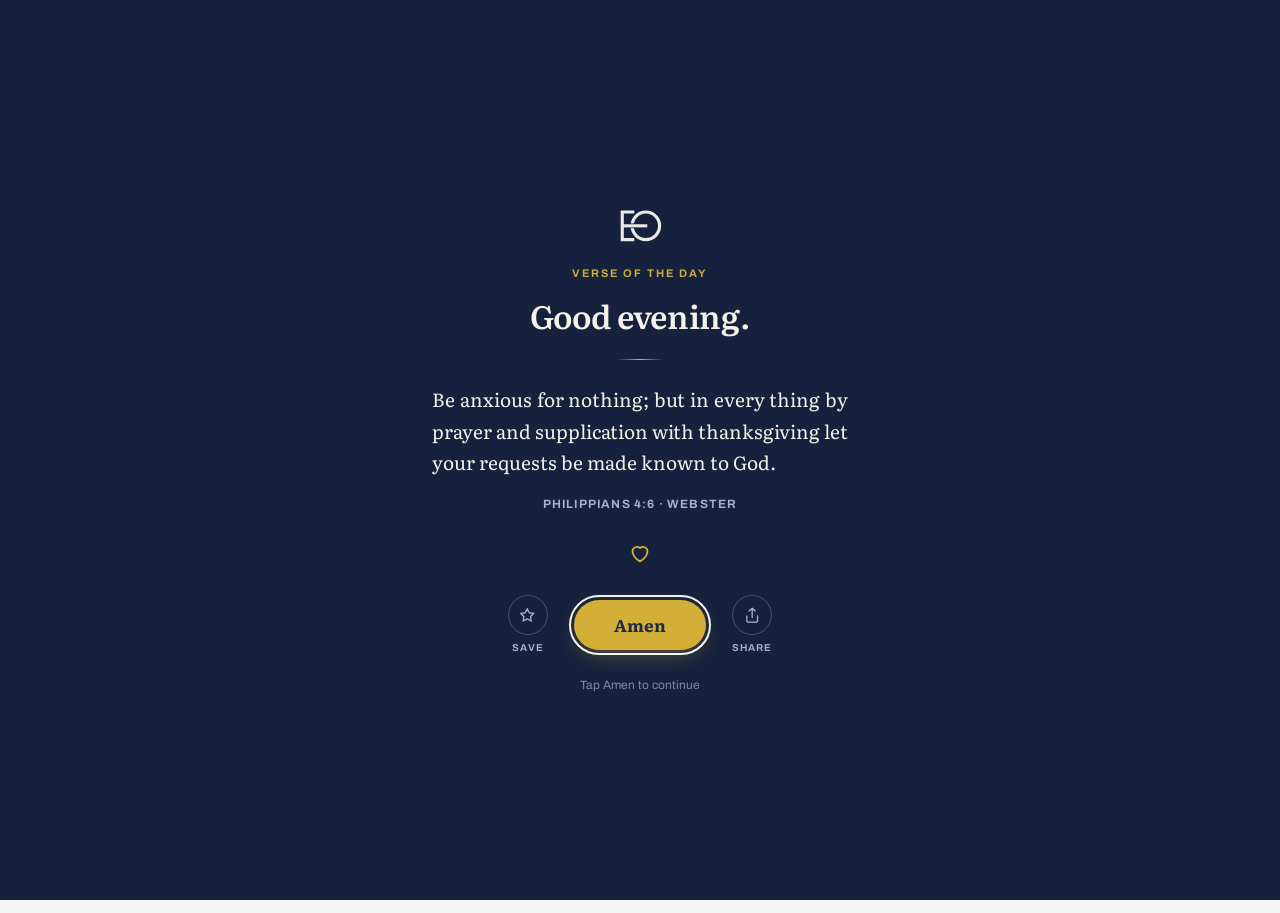
<file: index.html>
<!DOCTYPE html>
<html lang="en-GB" data-theme="day">
<head>
<meta charset="utf-8">
<meta name="viewport" content="width=device-width, initial-scale=1, viewport-fit=cover">
<title>The EO Multiversion Bible — Five Translations. One Scripture Library.</title>
<meta name="description" content="EO Multiversion Bible: the complete Old and New Testaments in five translations — BSB, WEB-BE, ASV, Webster’s, and YLT. Read, search and study Scripture. Works offline. No account needed.">
<meta name="theme-color" content="#F5F5F5">
<meta name="color-scheme" content="light dark">
<meta name="apple-mobile-web-app-capable" content="yes">
<meta name="apple-mobile-web-app-title" content="EO Multiversion Bible">
<meta name="apple-mobile-web-app-status-bar-style" content="default">
<meta name="format-detection" content="telephone=no">

<link rel="manifest" href="manifest.webmanifest">
<link rel="icon" href="assets/icon.svg" type="image/svg+xml">
<link rel="apple-touch-icon" href="assets/icon-180.png">
<link rel="preload" href="assets/fonts/literata.woff2" as="font" type="font/woff2" crossorigin>
<link rel="preload" href="assets/fonts/archivo.woff2" as="font" type="font/woff2" crossorigin>
<link rel="preload" href="data/canon.json" as="fetch" crossorigin>
<link rel="stylesheet" href="css/app.css">

<style>
  /* Splash: shown until the canon loads, then removed. */
  #splash {
    position: fixed; inset: 0; z-index: 90; display: grid; place-content: center;
    justify-items: center; gap: 1rem; background: var(--bg); color: var(--brand);
  }
  #splash .monogram { width: 4rem; }
  #splash p { color: var(--text-3); font-size: .6875rem; letter-spacing: .22em;
    text-transform: uppercase; font-weight: 650; }
</style>
</head>
<body>

<button type="button" class="skip-link" id="skip-link">Skip to content</button>

<div id="splash">
  <svg class="monogram" viewBox="0 0 460 380" role="img" aria-label="EO Multiversion Bible" xmlns="http://www.w3.org/2000/svg"><defs><mask id="eo-splash"><rect width="460" height="380" fill="#fff"/><rect x="122" y="167" width="66" height="46" fill="#000"/></mask></defs><g fill="none" stroke="currentColor" stroke-width="30" stroke-linejoin="miter"><circle cx="286" cy="190" r="132" mask="url(#eo-splash)"/><path d="M175 58 H60 V322 H175"/><path d="M60 190 H300"/></g></svg>
  <p>EO Multiversion Bible</p>
</div>

<div class="app">

  <header class="topbar">
    <button type="button" id="brand-btn" class="icon-btn" aria-label="EO Multiversion Bible home" style="color:var(--brand)">
      <svg viewBox="0 0 460 380" aria-hidden="true" style="width:1.7rem;height:1.7rem" xmlns="http://www.w3.org/2000/svg"><defs><mask id="eo-top"><rect width="460" height="380" fill="#fff"/><rect x="122" y="167" width="66" height="46" fill="#000"/></mask></defs><g fill="none" stroke="currentColor" stroke-width="30" stroke-linejoin="miter"><circle cx="286" cy="190" r="132" mask="url(#eo-top)"/><path d="M175 58 H60 V322 H175"/><path d="M60 190 H300"/></g></svg>
    </button>
    <h1 class="topbar__title" id="view-title">EO Multiversion Bible</h1>
    <div class="topbar__spacer"></div>
    <button id="translation-btn" class="btn" style="padding:.4rem .7rem; font-size:.75rem; letter-spacing:.06em"
            aria-label="Change translation. Keeps your place.">Webster</button>
  </header>


  <main id="outlet" class="view" tabindex="-1"></main>

  <nav class="nav" aria-label="Main">
    <button type="button" class="nav__item" data-route="/">
      <svg viewBox="0 0 24 24" fill="none" stroke="currentColor" stroke-width="1.7" stroke-linecap="round" stroke-linejoin="round" aria-hidden="true"><path d="M3 10.2 12 3l9 7.2V21H14v-6h-4v6H3z"/></svg>
      <span>Home</span>
    </button>
    <button type="button" class="nav__item" data-route="/library">
      <svg viewBox="0 0 24 24" fill="none" stroke="currentColor" stroke-width="1.7" stroke-linecap="round" stroke-linejoin="round" aria-hidden="true"><path d="M4 4.5A2.5 2.5 0 0 1 6.5 2H20v18H6.5A2.5 2.5 0 0 0 4 22z"/><path d="M20 16H6.5"/></svg>
      <span>Bible</span>
    </button>
    <button type="button" class="nav__item" data-route="/search">
      <svg viewBox="0 0 24 24" fill="none" stroke="currentColor" stroke-width="1.7" stroke-linecap="round" stroke-linejoin="round" aria-hidden="true"><circle cx="11" cy="11" r="7"/><path d="M20 20l-4-4"/></svg>
      <span>Search</span>
    </button>
    <button type="button" class="nav__item" data-route="/study">
      <svg viewBox="0 0 24 24" fill="none" stroke="currentColor" stroke-width="1.7" stroke-linecap="round" stroke-linejoin="round" aria-hidden="true"><path d="M12 3 4 6.5v11L12 21l8-3.5v-11z"/><path d="M12 10.5v10.5"/><path d="M4 6.5 12 10.5l8-4"/></svg>
      <span>Study</span>
    </button>
    <button type="button" class="nav__item" data-route="/settings">
      <svg viewBox="0 0 24 24" fill="none" stroke="currentColor" stroke-width="1.7" stroke-linecap="round" stroke-linejoin="round" aria-hidden="true"><circle cx="12" cy="12" r="2.6"/><path d="M10.3 3.2a1 1 0 0 1 1-.8h1.4a1 1 0 0 1 1 .8l.2 1.3a7 7 0 0 1 1.5.9l1.2-.5a1 1 0 0 1 1.2.4l.7 1.2a1 1 0 0 1-.2 1.3l-1 .8a7 7 0 0 1 0 1.8l1 .8a1 1 0 0 1 .2 1.3l-.7 1.2a1 1 0 0 1-1.2.4l-1.2-.5a7 7 0 0 1-1.5.9l-.2 1.3a1 1 0 0 1-1 .8h-1.4a1 1 0 0 1-1-.8l-.2-1.3a7 7 0 0 1-1.5-.9l-1.2.5a1 1 0 0 1-1.2-.4l-.7-1.2a1 1 0 0 1 .2-1.3l1-.8a7 7 0 0 1 0-1.8l-1-.8a1 1 0 0 1-.2-1.3l.7-1.2a1 1 0 0 1 1.2-.4l1.2.5a7 7 0 0 1 1.5-.9z"/></svg>
      <span>Settings</span>
    </button>
  </nav>

</div>

<noscript>
  <div class="view">
    <p>EO Multiversion Bible needs JavaScript to read Scripture from your device. Please enable it and reload.</p>
  </div>
</noscript>

<script type="module" src="js/app.js"></script>
</body>
</html>
</file>
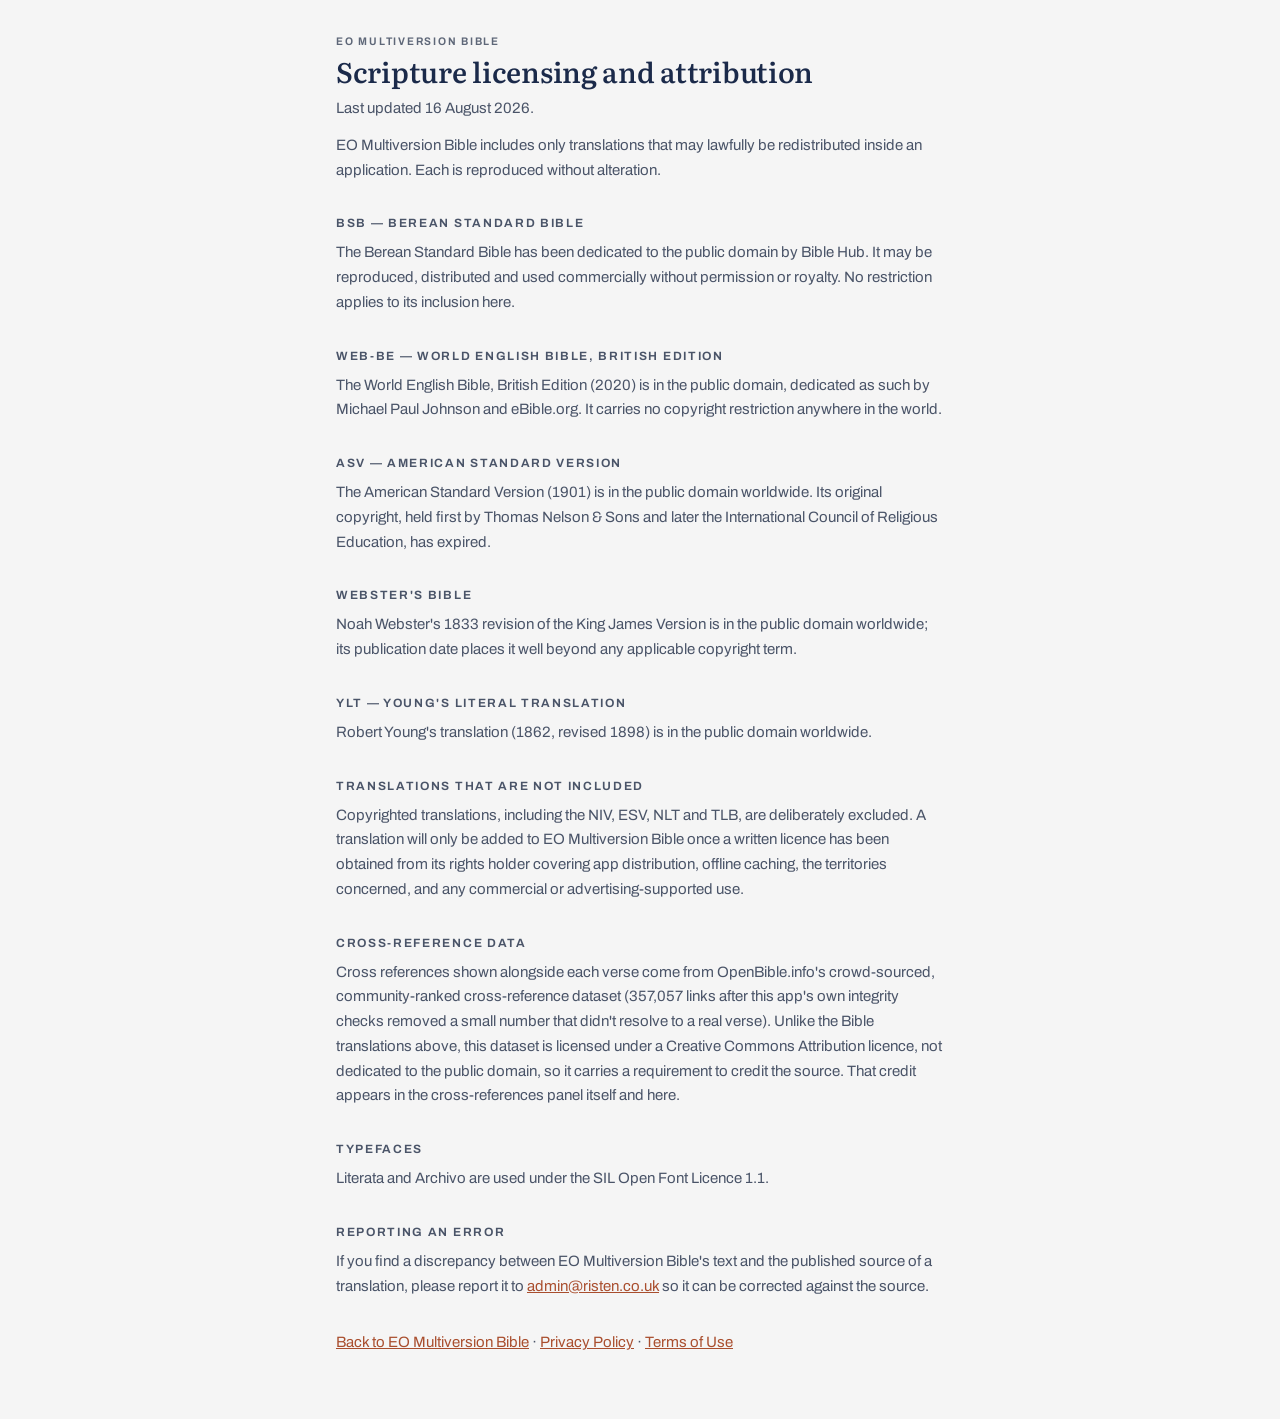
<file: licences.html>
<!DOCTYPE html>
<html lang="en-GB" data-theme="day">
<head>
<meta charset="utf-8">
<meta name="viewport" content="width=device-width, initial-scale=1">
<title>Scripture Licensing — EO Multiversion Bible</title>
<link rel="stylesheet" href="../css/app.css">
<style>body{padding:2rem 1.25rem 4rem}main{max-width:38rem;margin:0 auto}
h1{font-family:var(--serif);font-size:1.75rem;font-weight:550;letter-spacing:-.01em;margin-bottom:.25rem}
h2{font-family:var(--sans);font-size:.75rem;font-weight:650;letter-spacing:.14em;text-transform:uppercase;color:var(--text-2);margin:2rem 0 .5rem}
p,li{font-size:.9375rem;line-height:1.65;color:var(--text-2)}p+p,ul{margin-top:.75rem}
li{margin-left:1.1rem;list-style:disc}a{color:var(--accent)}</style>
</head>
<body>
<main>
<p class="eyebrow">EO Multiversion Bible</p>
<h1>Scripture licensing and attribution</h1>
<p>Last updated 16 August 2026.</p>
<p>EO Multiversion Bible includes only translations that may lawfully be redistributed inside
an application. Each is reproduced without alteration.</p>

<h2>BSB — Berean Standard Bible</h2>
<p>The Berean Standard Bible has been dedicated to the public domain by Bible
Hub. It may be reproduced, distributed and used commercially without permission
or royalty. No restriction applies to its inclusion here.</p>

<h2>WEB-BE — World English Bible, British Edition</h2>
<p>The World English Bible, British Edition (2020) is in the public domain,
dedicated as such by Michael Paul Johnson and eBible.org. It carries no
copyright restriction anywhere in the world.</p>

<h2>ASV — American Standard Version</h2>
<p>The American Standard Version (1901) is in the public domain worldwide. Its
original copyright, held first by Thomas Nelson & Sons and later the
International Council of Religious Education, has expired.</p>

<h2>Webster's Bible</h2>
<p>Noah Webster's 1833 revision of the King James Version is in the public
domain worldwide; its publication date places it well beyond any applicable
copyright term.</p>

<h2>YLT — Young's Literal Translation</h2>
<p>Robert Young's translation (1862, revised 1898) is in the public domain
worldwide.</p>

<h2>Translations that are not included</h2>
<p>Copyrighted translations, including the NIV, ESV, NLT and TLB, are
deliberately excluded. A translation will only be added to EO Multiversion Bible once a
written licence has been obtained from its rights holder covering app
distribution, offline caching, the territories concerned, and any commercial or
advertising-supported use.</p>
<h2>Cross-reference data</h2>
<p>Cross references shown alongside each verse come from OpenBible.info's
crowd-sourced, community-ranked cross-reference dataset (357,057 links after
this app's own integrity checks removed a small number that didn't resolve to
a real verse). Unlike the Bible translations above, this dataset is licensed
under a Creative Commons Attribution licence, not dedicated to the public
domain, so it carries a requirement to credit the source. That credit appears
in the cross-references panel itself and here.</p>

<h2>Typefaces</h2>
<p>Literata and Archivo are used under the SIL Open Font Licence 1.1.</p>

<h2>Reporting an error</h2>
<p>If you find a discrepancy between EO Multiversion Bible's text and the published source of
a translation, please report it to <a href="mailto:admin@risten.co.uk">admin@risten.co.uk</a>
so it can be corrected against the source.</p>

<p style="margin-top:2rem"><a href="../index.html">Back to EO Multiversion Bible</a> ·
<a href="privacy.html">Privacy Policy</a> · <a href="terms.html">Terms of Use</a></p>
</main>
</body>
</html>
</file>
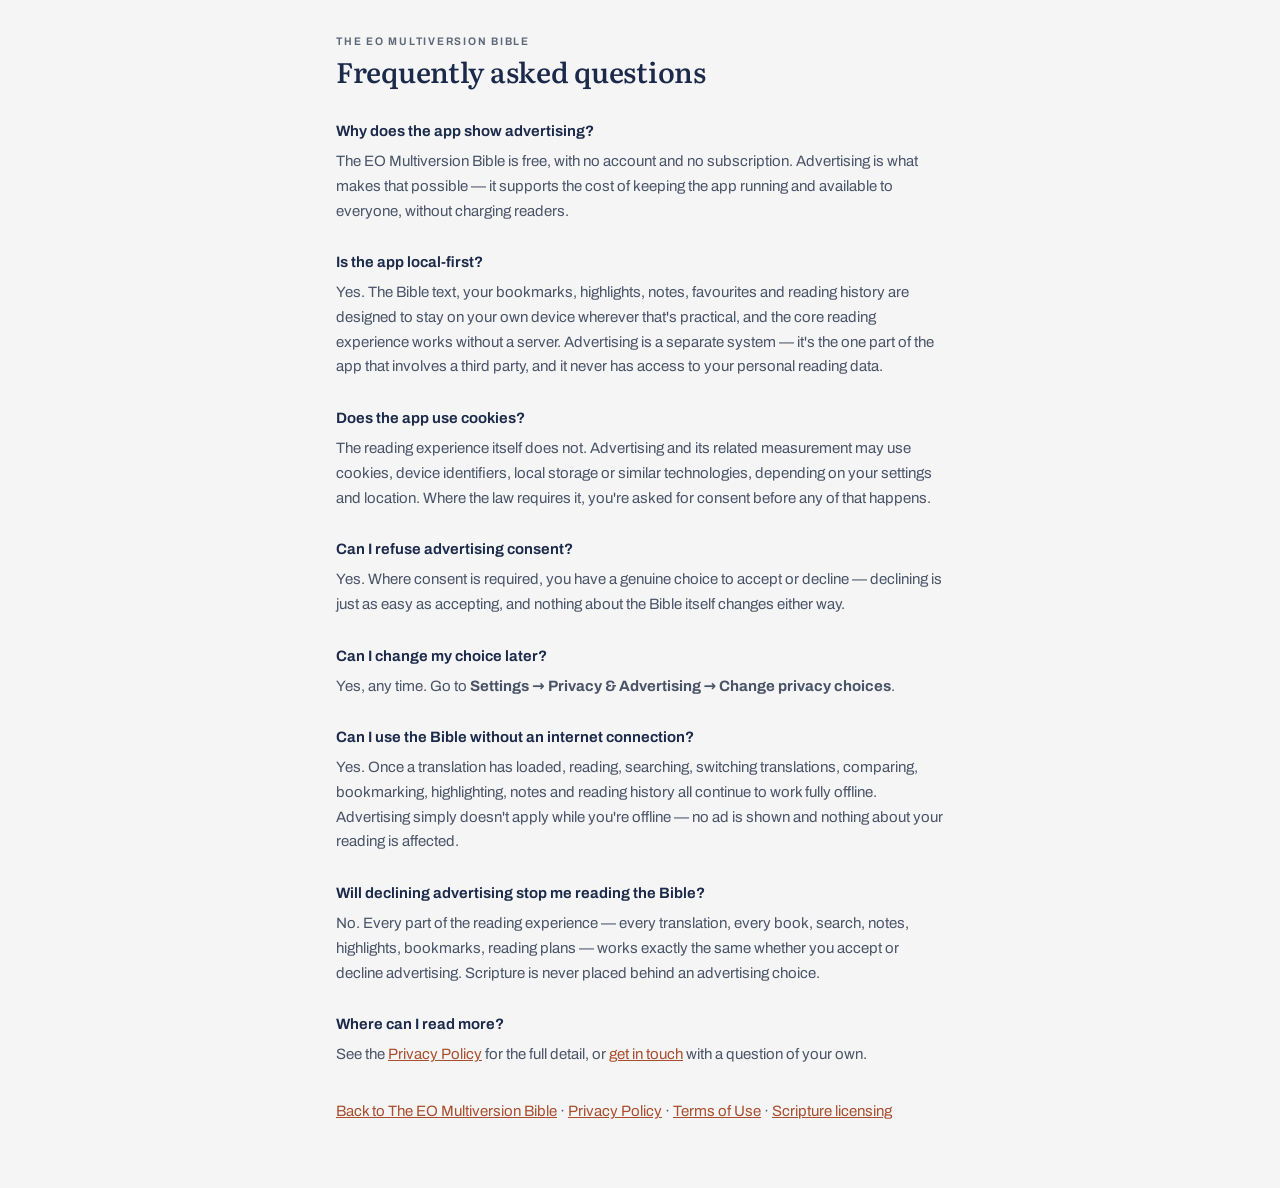
<file: legal/faq.html>
<!DOCTYPE html>
<html lang="en-GB" data-theme="day">
<head>
<meta charset="utf-8">
<meta name="viewport" content="width=device-width, initial-scale=1">
<title>FAQ — The EO Multiversion Bible</title>
<link rel="stylesheet" href="../css/app.css">
<style>body{padding:2rem 1.25rem 4rem}main{max-width:38rem;margin:0 auto}
h1{font-family:var(--serif);font-size:1.75rem;font-weight:550;letter-spacing:-.01em;margin-bottom:.25rem}
h2{font-family:var(--sans);font-size:.9375rem;font-weight:650;color:var(--text);margin:1.75rem 0 .4rem}
p,li{font-size:.9375rem;line-height:1.65;color:var(--text-2)}p+p,ul{margin-top:.6rem}
li{margin-left:1.1rem;list-style:disc}a{color:var(--accent)}</style>
</head>
<body>
<main>
<p class="eyebrow">The EO Multiversion Bible</p>
<h1>Frequently asked questions</h1>

<h2>Why does the app show advertising?</h2>
<p>The EO Multiversion Bible is free, with no account and no subscription. Advertising
is what makes that possible — it supports the cost of keeping the app running and
available to everyone, without charging readers.</p>

<h2>Is the app local-first?</h2>
<p>Yes. The Bible text, your bookmarks, highlights, notes, favourites and reading
history are designed to stay on your own device wherever that's practical, and the
core reading experience works without a server. Advertising is a separate system —
it's the one part of the app that involves a third party, and it never has access to
your personal reading data.</p>

<h2>Does the app use cookies?</h2>
<p>The reading experience itself does not. Advertising and its related measurement
may use cookies, device identifiers, local storage or similar technologies, depending
on your settings and location. Where the law requires it, you're asked for consent
before any of that happens.</p>

<h2>Can I refuse advertising consent?</h2>
<p>Yes. Where consent is required, you have a genuine choice to accept or decline —
declining is just as easy as accepting, and nothing about the Bible itself changes
either way.</p>

<h2>Can I change my choice later?</h2>
<p>Yes, any time. Go to <strong>Settings → Privacy &amp; Advertising → Change privacy
choices</strong>.</p>

<h2>Can I use the Bible without an internet connection?</h2>
<p>Yes. Once a translation has loaded, reading, searching, switching translations,
comparing, bookmarking, highlighting, notes and reading history all continue to work
fully offline. Advertising simply doesn't apply while you're offline — no ad is shown
and nothing about your reading is affected.</p>

<h2>Will declining advertising stop me reading the Bible?</h2>
<p>No. Every part of the reading experience — every translation, every book, search,
notes, highlights, bookmarks, reading plans — works exactly the same whether you
accept or decline advertising. Scripture is never placed behind an advertising
choice.</p>

<h2>Where can I read more?</h2>
<p>See the <a href="privacy.html">Privacy Policy</a> for the full detail, or
<a href="mailto:admin@risten.co.uk">get in touch</a> with a question of your own.</p>

<p style="margin-top:2rem"><a href="../index.html">Back to The EO Multiversion Bible</a> ·
<a href="privacy.html">Privacy Policy</a> · <a href="terms.html">Terms of Use</a> ·
<a href="licences.html">Scripture licensing</a></p>
</main>
</body>
</html>
</file>
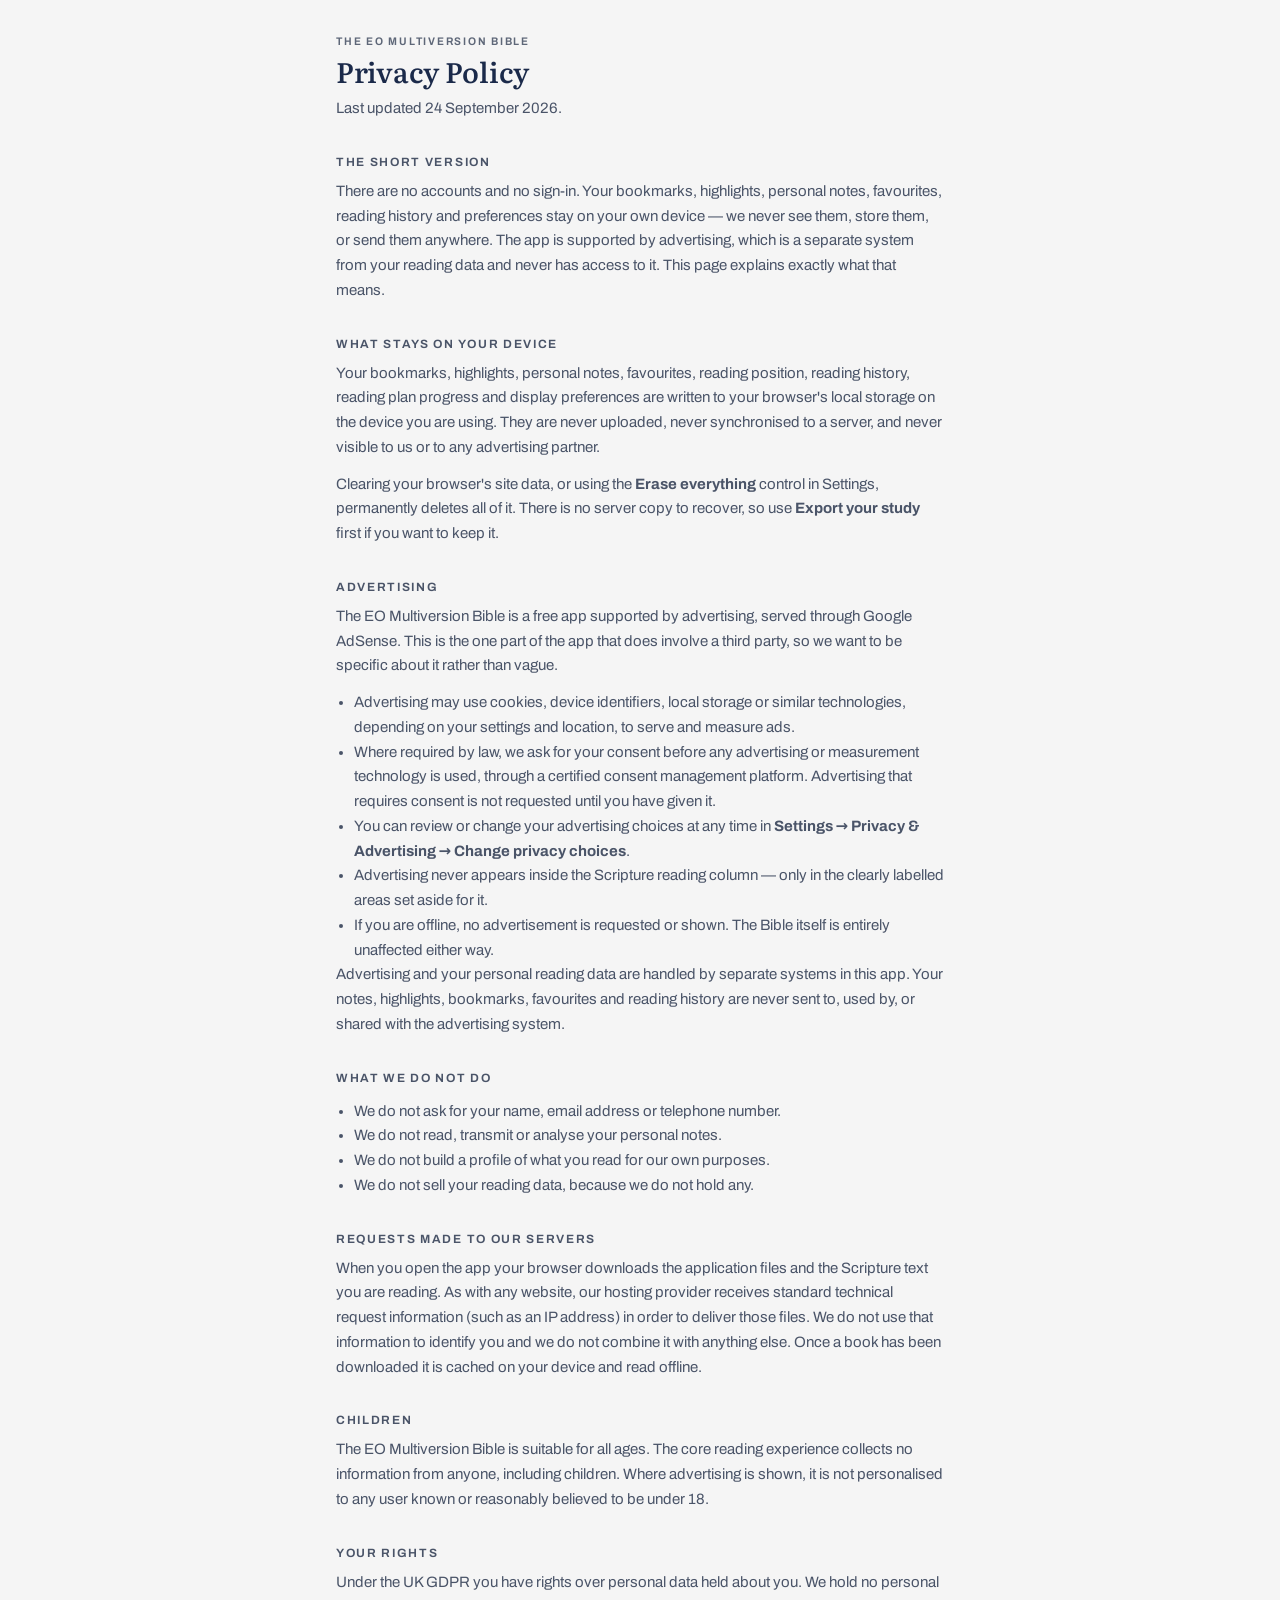
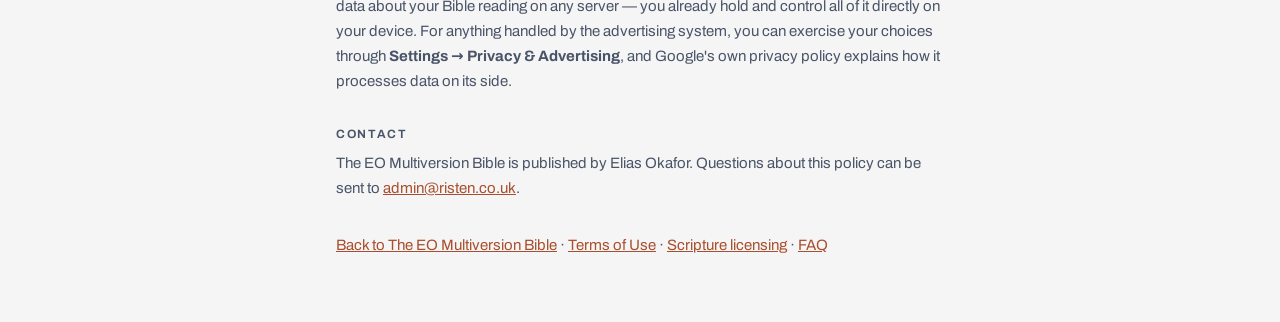
<file: legal/privacy.html>
<!DOCTYPE html>
<html lang="en-GB" data-theme="day">
<head>
<meta charset="utf-8">
<meta name="viewport" content="width=device-width, initial-scale=1">
<title>Privacy Policy — The EO Multiversion Bible</title>
<link rel="stylesheet" href="../css/app.css">
<style>body{padding:2rem 1.25rem 4rem}main{max-width:38rem;margin:0 auto}
h1{font-family:var(--serif);font-size:1.75rem;font-weight:550;letter-spacing:-.01em;margin-bottom:.25rem}
h2{font-family:var(--sans);font-size:.75rem;font-weight:650;letter-spacing:.14em;text-transform:uppercase;color:var(--text-2);margin:2rem 0 .5rem}
p,li{font-size:.9375rem;line-height:1.65;color:var(--text-2)}p+p,ul{margin-top:.75rem}
li{margin-left:1.1rem;list-style:disc}a{color:var(--accent)}</style>
</head>
<body>
<main>
<p class="eyebrow">The EO Multiversion Bible</p>
<h1>Privacy Policy</h1>
<p>Last updated 24 September 2026.</p>

<h2>The short version</h2>
<p>There are no accounts and no sign-in. Your bookmarks, highlights, personal notes,
favourites, reading history and preferences stay on your own device — we never see
them, store them, or send them anywhere. The app is supported by advertising, which
is a separate system from your reading data and never has access to it. This page
explains exactly what that means.</p>

<h2>What stays on your device</h2>
<p>Your bookmarks, highlights, personal notes, favourites, reading position, reading
history, reading plan progress and display preferences are written to your browser's
local storage on the device you are using. They are never uploaded, never
synchronised to a server, and never visible to us or to any advertising partner.</p>
<p>Clearing your browser's site data, or using the <strong>Erase everything</strong>
control in Settings, permanently deletes all of it. There is no server copy to
recover, so use <strong>Export your study</strong> first if you want to keep it.</p>

<h2>Advertising</h2>
<p>The EO Multiversion Bible is a free app supported by advertising, served through
Google AdSense. This is the one part of the app that does involve a third party, so
we want to be specific about it rather than vague.</p>
<ul>
<li>Advertising may use cookies, device identifiers, local storage or similar
technologies, depending on your settings and location, to serve and measure ads.</li>
<li>Where required by law, we ask for your consent before any advertising or
measurement technology is used, through a certified consent management platform.
Advertising that requires consent is not requested until you have given it.</li>
<li>You can review or change your advertising choices at any time in
<strong>Settings → Privacy &amp; Advertising → Change privacy choices</strong>.</li>
<li>Advertising never appears inside the Scripture reading column — only in the
clearly labelled areas set aside for it.</li>
<li>If you are offline, no advertisement is requested or shown. The Bible itself is
entirely unaffected either way.</li>
</ul>
<p>Advertising and your personal reading data are handled by separate systems in this
app. Your notes, highlights, bookmarks, favourites and reading history are never sent
to, used by, or shared with the advertising system.</p>

<h2>What we do not do</h2>
<ul>
<li>We do not ask for your name, email address or telephone number.</li>
<li>We do not read, transmit or analyse your personal notes.</li>
<li>We do not build a profile of what you read for our own purposes.</li>
<li>We do not sell your reading data, because we do not hold any.</li>
</ul>

<h2>Requests made to our servers</h2>
<p>When you open the app your browser downloads the application files and the
Scripture text you are reading. As with any website, our hosting provider receives
standard technical request information (such as an IP address) in order to deliver
those files. We do not use that information to identify you and we do not combine it
with anything else. Once a book has been downloaded it is cached on your device and
read offline.</p>

<h2>Children</h2>
<p>The EO Multiversion Bible is suitable for all ages. The core reading experience
collects no information from anyone, including children. Where advertising is shown,
it is not personalised to any user known or reasonably believed to be under 18.</p>

<h2>Your rights</h2>
<p>Under the UK GDPR you have rights over personal data held about you. We hold no
personal data about your Bible reading on any server — you already hold and control
all of it directly on your device. For anything handled by the advertising system,
you can exercise your choices through <strong>Settings → Privacy &amp; Advertising</strong>,
and Google's own privacy policy explains how it processes data on its side.</p>

<h2>Contact</h2>
<p>The EO Multiversion Bible is published by Elias Okafor. Questions about this
policy can be sent to <a href="mailto:admin@risten.co.uk">admin@risten.co.uk</a>.</p>

<p style="margin-top:2rem"><a href="../index.html">Back to The EO Multiversion Bible</a> ·
<a href="terms.html">Terms of Use</a> · <a href="licences.html">Scripture licensing</a> ·
<a href="faq.html">FAQ</a></p>
</main>
</body>
</html>
</file>
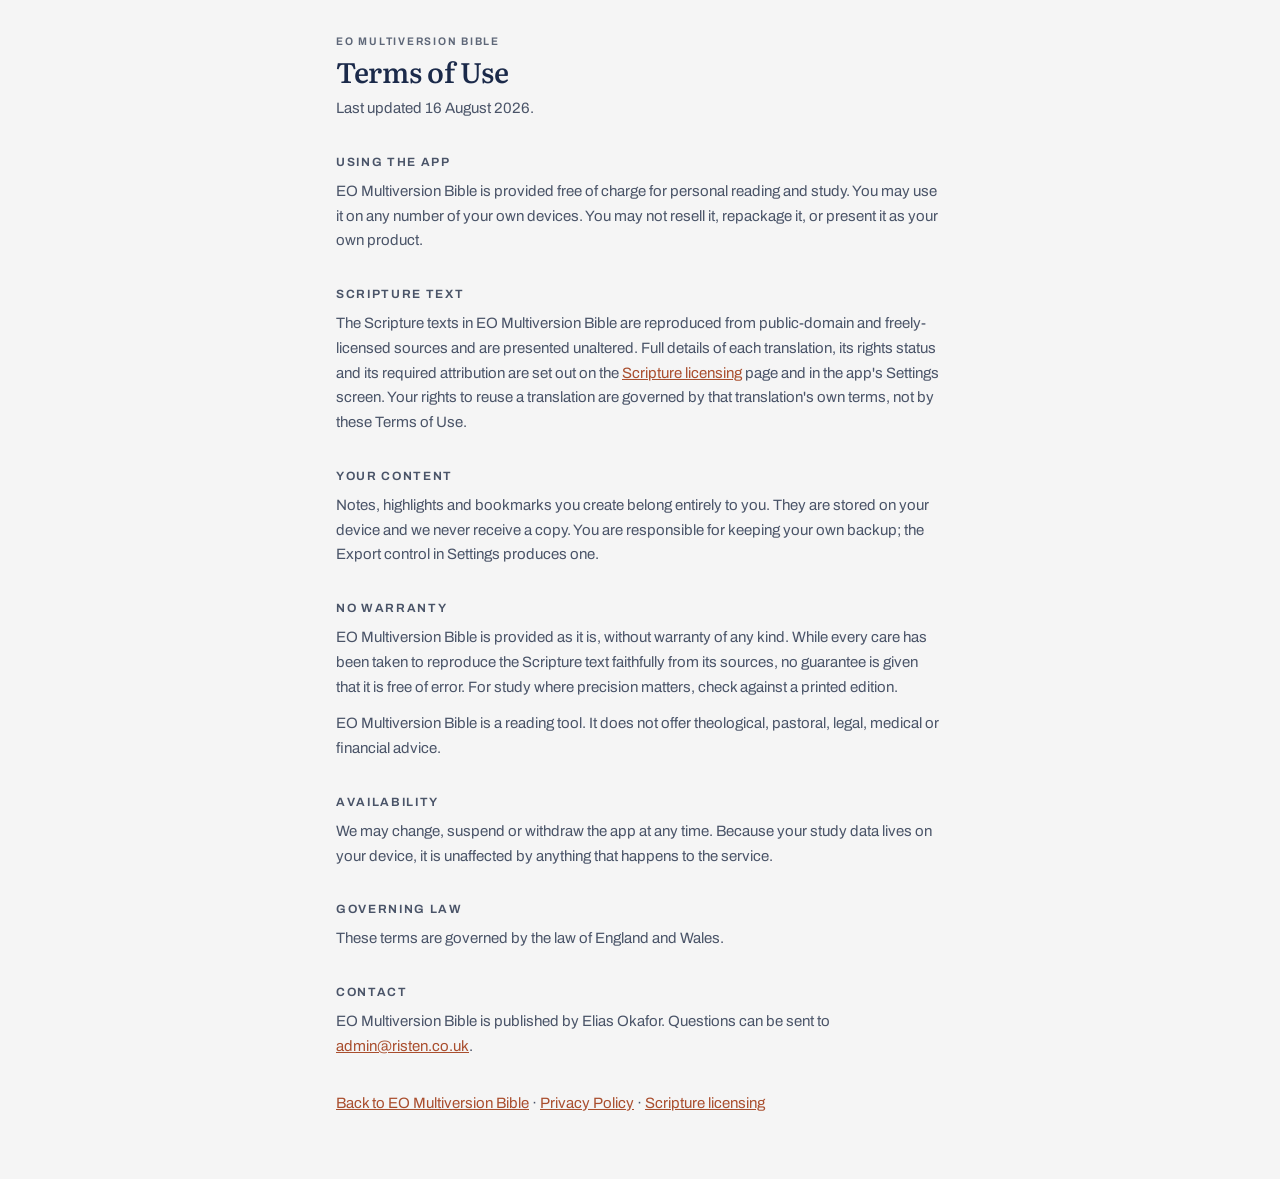
<file: legal/terms.html>
<!DOCTYPE html>
<html lang="en-GB" data-theme="day">
<head>
<meta charset="utf-8">
<meta name="viewport" content="width=device-width, initial-scale=1">
<title>Terms of Use — EO Multiversion Bible</title>
<link rel="stylesheet" href="../css/app.css">
<style>body{padding:2rem 1.25rem 4rem}main{max-width:38rem;margin:0 auto}
h1{font-family:var(--serif);font-size:1.75rem;font-weight:550;letter-spacing:-.01em;margin-bottom:.25rem}
h2{font-family:var(--sans);font-size:.75rem;font-weight:650;letter-spacing:.14em;text-transform:uppercase;color:var(--text-2);margin:2rem 0 .5rem}
p,li{font-size:.9375rem;line-height:1.65;color:var(--text-2)}p+p,ul{margin-top:.75rem}
li{margin-left:1.1rem;list-style:disc}a{color:var(--accent)}</style>
</head>
<body>
<main>
<p class="eyebrow">EO Multiversion Bible</p>
<h1>Terms of Use</h1>
<p>Last updated 16 August 2026.</p>

<h2>Using the app</h2>
<p>EO Multiversion Bible is provided free of charge for personal reading and study. You may
use it on any number of your own devices. You may not resell it, repackage it,
or present it as your own product.</p>

<h2>Scripture text</h2>
<p>The Scripture texts in EO Multiversion Bible are reproduced from public-domain and
freely-licensed sources and are presented unaltered. Full details of each
translation, its rights status and its required attribution are set out on the
<a href="licences.html">Scripture licensing</a> page and in the app's Settings
screen. Your rights to reuse a translation are governed by that translation's own
terms, not by these Terms of Use.</p>

<h2>Your content</h2>
<p>Notes, highlights and bookmarks you create belong entirely to you. They are
stored on your device and we never receive a copy. You are responsible for
keeping your own backup; the Export control in Settings produces one.</p>

<h2>No warranty</h2>
<p>EO Multiversion Bible is provided as it is, without warranty of any kind. While every care
has been taken to reproduce the Scripture text faithfully from its sources, no
guarantee is given that it is free of error. For study where precision matters,
check against a printed edition.</p>
<p>EO Multiversion Bible is a reading tool. It does not offer theological, pastoral, legal,
medical or financial advice.</p>

<h2>Availability</h2>
<p>We may change, suspend or withdraw the app at any time. Because your study
data lives on your device, it is unaffected by anything that happens to the
service.</p>

<h2>Governing law</h2>
<p>These terms are governed by the law of England and Wales.</p>

<h2>Contact</h2>
<p>EO Multiversion Bible is published by Elias Okafor. Questions can be sent to
<a href="mailto:admin@risten.co.uk">admin@risten.co.uk</a>.</p>

<p style="margin-top:2rem"><a href="../index.html">Back to EO Multiversion Bible</a> ·
<a href="privacy.html">Privacy Policy</a> · <a href="licences.html">Scripture licensing</a></p>
</main>
</body>
</html>
</file>
<file: css/app.css>
/* ==========================================================================
   EO BIBLE — design system
   Brand: Elias Okafor. Navy #1B2A4A · Gold #F5A623.
   Type: Literata (Scripture + display) / Archivo (interface).
   ========================================================================== */

/* The hidden attribute must always win. Without this, any element whose own
   class sets display (e.g. .tool { display: flex }) silently overrides the
   browser's default [hidden] behaviour, since author styles beat user-agent
   defaults regardless of source order -- this bit a real element (Study's
   "Listen to these" button) before being caught. */
[hidden] { display: none !important; }

/* ---- fonts --------------------------------------------------------------- */
@font-face {
  font-family: 'Literata';
  src: url('../assets/fonts/literata.woff2') format('woff2-variations');
  font-weight: 200 900; font-style: normal; font-display: swap;
}
@font-face {
  font-family: 'Literata';
  src: url('../assets/fonts/literata-italic.woff2') format('woff2-variations');
  font-weight: 200 900; font-style: italic; font-display: swap;
}
@font-face {
  font-family: 'Archivo';
  src: url('../assets/fonts/archivo.woff2') format('woff2-variations');
  font-weight: 100 900; font-stretch: 62% 125%; font-style: normal; font-display: swap;
}

/* ---- tokens -------------------------------------------------------------- */
/* YourUKHelpDesk Swiss Editorial colour system.
   Canvas #F5F5F5 · Navy #1B2A4A · Terracotta #C15F3C · Gold #D4AF37
   Teal #008080 · Sage #8FBC8F                                              */
:root {
  --canvas: #F5F5F5;
  --navy: #1B2A4A;
  --terracotta: #C15F3C;
  --gold: #D4AF37;
  --teal: #008080;
  --sage: #8FBC8F;

  --serif: 'Literata', 'Iowan Old Style', 'Palatino Linotype', Palatino, Georgia, serif;
  --sans: 'Archivo', -apple-system, BlinkMacSystemFont, 'Segoe UI', system-ui, sans-serif;

  --reading-size: 18px;
  --reading-leading: 1.72;
  --reading-measure: 34rem;

  --sp-1: .25rem; --sp-2: .5rem;  --sp-3: .75rem; --sp-4: 1rem;
  --sp-5: 1.5rem; --sp-6: 2rem;   --sp-7: 3rem;

  --radius: 10px;
  --rail: 3px;
  --nav-h: 3.75rem;
  --shadow: 0 1px 2px rgba(27,42,74,.07), 0 8px 24px -12px rgba(27,42,74,.2);

  --ease: cubic-bezier(.2,.7,.3,1);
}

/* Day — canvas and navy */
[data-theme='day'] {
  --bg: #F5F5F5;  --surface: #FFFFFF; --surface-2: #EAEAEA;
  --text: #1B2A4A; --text-2: #4A5468; --text-3: #5E6778;
  --rule: #DCDCDC;
  --brand: var(--navy);
  --accent: #A94E2E;              /* terracotta, deepened to carry text */
  --accent-bright: #C15F3C;
  --gold-line: #C0A03A;
  --hl-gold:#F0E3B0; --hl-terracotta:#F3D5C8; --hl-teal:#C3E2E2;
  --hl-sage:#D7E9D7; --hl-navy:#D3DAE8;
  color-scheme: light;
}
/* Sepia — warmer canvas for long reading */
[data-theme='sepia'] {
  --bg: #F2EADC;  --surface: #FAF4E9; --surface-2: #E7DCC8;
  --text: #23304A; --text-2: #5C5741; --text-3: #6B6448;
  --rule: #DACFB8;
  --brand: #23304A;
  --accent: #96461F;
  --accent-bright: #B55833;
  --gold-line: #B79429;
  --hl-gold:#EBDCA0; --hl-terracotta:#EDCBBC; --hl-teal:#BFDCDC;
  --hl-sage:#CFE2CF; --hl-navy:#CBD4E4;
  color-scheme: light;
}
/* Night — navy carried into the dark */
[data-theme='night'] {
  --bg: #121A2B;  --surface: #1A2440; --surface-2: #23304C;
  --text: #E9E9E6; --text-2: #A6B0C4; --text-3: #808CA3;
  --rule: #2A3757;
  --brand: #E9E9E6;
  --accent: #E08A5E;
  --text-3-onbrand: #9BA6BB;
  --accent-bright: #E08A5E;
  --gold-line: #D4AF37;
  --hl-gold:#5A4A14; --hl-terracotta:#5A3324; --hl-teal:#124545;
  --hl-sage:#2B4630; --hl-navy:#2A3A5E;
  --shadow: 0 1px 2px rgba(0,0,0,.45), 0 10px 30px -14px rgba(0,0,0,.75);
  color-scheme: dark;
}

/* ---- reset --------------------------------------------------------------- */
*, *::before, *::after { box-sizing: border-box; }
html { -webkit-text-size-adjust: 100%; }
body {
  margin: 0;
  background: var(--bg);
  color: var(--text);
  font-family: var(--sans);
  font-size: 15px;
  line-height: 1.5;
  font-synthesis-weight: none;
  -webkit-font-smoothing: antialiased;
  overscroll-behavior-y: none;
}
button, input, select, textarea { font: inherit; color: inherit; }
button { background: none; border: 0; cursor: pointer; }
a { color: inherit; }
:where(h1,h2,h3,h4,p,ul,ol) { margin: 0; }
ul { list-style: none; padding: 0; }

:focus-visible {
  outline: 2px solid var(--accent-bright);
  outline-offset: 2px;
  border-radius: 4px;
}

.sr-only {
  position: absolute; width: 1px; height: 1px; padding: 0; margin: -1px;
  overflow: hidden; clip: rect(0 0 0 0); white-space: nowrap; border: 0;
}
.skip-link {
  position: absolute; border: 0; cursor: pointer; left: 50%; translate: -50% -120%; z-index: 100;
  background: var(--brand); color: var(--bg); padding: .6rem 1rem;
  border-radius: 0 0 var(--radius) var(--radius); transition: translate .18s var(--ease);
}
.skip-link:focus { translate: -50% 0; }

/* ---- app frame ----------------------------------------------------------- */
.app {
  min-height: 100dvh;
  display: grid;
  grid-template-rows: auto 1fr auto;
  padding-bottom: env(safe-area-inset-bottom);
}

.topbar {
  position: sticky; top: 0; z-index: 20;
  display: flex; align-items: center; gap: var(--sp-3);
  padding: calc(var(--sp-3) + env(safe-area-inset-top)) var(--sp-4) var(--sp-3);
  background: color-mix(in srgb, var(--bg) 88%, transparent);
  backdrop-filter: saturate(1.4) blur(14px);
  border-bottom: 1px solid var(--rule);
  min-height: 3.25rem;
}
.topbar__title {
  font-size: .8125rem; font-weight: 600; letter-spacing: .08em;
  text-transform: uppercase; font-stretch: 96%;
}
.topbar__spacer { flex: 1; }

.icon-btn {
  display: grid; place-items: center;
  width: 2.75rem; height: 2.75rem; border-radius: 9px;
  color: var(--text-2); flex: none;
  touch-action: manipulation; -webkit-tap-highlight-color: transparent;
  transition: background-color .15s var(--ease), transform .15s var(--ease);
}
.icon-btn:hover { background: var(--surface-2); color: var(--text); }
.icon-btn:active { background: var(--surface-2); transform: scale(.94); }
.icon-btn svg { width: 1.3rem; height: 1.3rem; }

main { min-width: 0; }
.view { width: 100%; max-width: 60rem; margin-inline: auto; padding: var(--sp-5) var(--sp-4) var(--sp-7); }

/* ---- brand --------------------------------------------------------------- */
.monogram { display: block; color: var(--brand); }
.wordmark {
  font-family: var(--sans); font-weight: 700; font-stretch: 88%;
  letter-spacing: .22em; text-transform: uppercase; font-size: .8125rem;
  color: var(--text);
}
.tagline {
  font-family: var(--serif); font-style: italic; font-size: .875rem;
  color: var(--text-2); letter-spacing: .01em;
}

/* ---- home ---------------------------------------------------------------- */
.hero { padding: var(--sp-6) 0 var(--sp-5); text-align: center; }
.hero .monogram { width: 4.5rem; margin: 0 auto var(--sp-4); }
.hero__rule {
  width: 2.5rem; height: 1px; background: var(--gold-line);
  margin: var(--sp-4) auto; opacity: .9;
}

.eyebrow {
  font-size: .6875rem; font-weight: 650; letter-spacing: .16em;
  text-transform: uppercase; color: var(--text-3); font-stretch: 92%;
}

.card {
  display: block; width: 100%; text-align: left;
  background: var(--surface); border: 1px solid var(--rule);
  border-radius: var(--radius); padding: var(--sp-4);
  box-shadow: var(--shadow); transition: border-color .15s var(--ease);
}
.card {
  touch-action: manipulation; -webkit-tap-highlight-color: transparent;
  transition: border-color .15s var(--ease), transform .12s var(--ease);
}
.card:hover { border-color: color-mix(in srgb, var(--accent-bright) 45%, var(--rule)); }
button.card:active { transform: scale(.99); }
.card + .card, .stack > * + * { margin-top: var(--sp-3); }
.section { margin-top: var(--sp-6); }
.section__head {
  display: flex; align-items: baseline; justify-content: space-between;
  gap: var(--sp-3); margin-bottom: var(--sp-3);
}

.continue { display: flex; align-items: center; gap: var(--sp-4); }
.continue__ref {
  font-family: var(--serif); font-size: 1.375rem; font-weight: 550;
  line-height: 1.2; letter-spacing: -.005em;
}
.continue__meta { color: var(--text-2); font-size: .8125rem; margin-top: .15rem; }
.continue__go { margin-left: auto; color: var(--accent); flex: none; }

.daily {
  border-left: var(--rail) solid var(--gold-line);
  padding: var(--sp-4) var(--sp-4) var(--sp-4) var(--sp-5);
}
.daily__text {
  font-family: var(--serif); font-size: 1.0625rem; line-height: 1.6;
  letter-spacing: .003em; text-align: justify; text-justify: inter-word;
  hyphens: auto;
}
.daily__ref { margin-top: var(--sp-3); font-size: .75rem; letter-spacing: .1em;
  text-transform: uppercase; color: var(--text-2); font-weight: 600; }

/* ---- full-screen greeting gate --------------------------------------------
 * A once-a-day takeover, not theme-dependent -- always navy/gold/cream, the
 * same brand moment regardless of Day/Sepia/Night, closed only by Amen. */
.gate {
  position: fixed; inset: 0; z-index: 95;
  display: flex; align-items: center; justify-content: center;
  padding: calc(1.5rem + env(safe-area-inset-top)) 1.5rem calc(1.5rem + env(safe-area-inset-bottom));
  background: #16223D;
  opacity: 0; transition: opacity .32s var(--ease);
}
.gate.is-open { opacity: 1; }
.gate.is-closing { opacity: 0; }
.gate__inner {
  width: 100%; max-width: 26rem; text-align: center;
  transform: translateY(10px) scale(.98); opacity: 0;
  transition: transform .38s var(--ease), opacity .38s var(--ease);
}
.gate.is-open .gate__inner { transform: translateY(0) scale(1); opacity: 1; }
.gate__mark { width: 3rem; margin: 0 auto 1.25rem; color: #D4AF37; }
.gate__eyebrow {
  font-family: var(--sans); font-size: .6875rem; font-weight: 650;
  letter-spacing: .18em; text-transform: uppercase; color: #D4AF37;
  margin-bottom: .6rem;
}
.gate__greeting {
  font-family: var(--serif); font-weight: 600; font-size: 2rem;
  letter-spacing: -.01em; color: #F5F2E9; margin: 0 0 1.25rem;
}
.gate__rule {
  width: 3rem; height: 1px; margin: 0 auto 1.5rem;
  background: linear-gradient(90deg, transparent, #D4AF37, transparent);
}
.gate__verse {
  font-family: var(--serif); font-size: 1.1875rem; line-height: 1.65;
  color: #F5F2E9; text-align: justify; text-justify: inter-word; hyphens: auto;
}
.gate__ref {
  margin-top: 1rem; font-size: .75rem; font-weight: 650; letter-spacing: .1em;
  text-transform: uppercase; color: #A9B4CC;
}
.gate__heart {
  display: block; margin: 1.75rem auto .9rem; width: 1.5rem; height: 1.5rem;
  color: #D4AF37;
}
.gate__hint {
  margin-top: .9rem; font-size: .75rem; color: #7C89A8;
}
/* Save · Amen · Share. Amen stays visually dominant: it is the only one
   that closes the gate, so it must never read as one option among three. */
.gate__actions {
  display: flex; align-items: center; justify-content: center;
  gap: 1.25rem; margin-top: 1.5rem;
}
.gate__act {
  display: grid; justify-items: center; align-content: center; gap: .35rem;
  min-width: 3.25rem; min-height: 3.25rem; padding: .4rem;
  border-radius: 999px; background: none; color: #A9B4CC;
  touch-action: manipulation; -webkit-tap-highlight-color: transparent;
  transition: color .15s var(--ease), transform .12s var(--ease);
}
.gate__act-icon {
  display: grid; place-items: center;
  width: 2.5rem; height: 2.5rem; border-radius: 50%;
  border: 1px solid rgba(245,242,233,.22);
  transition: background-color .15s var(--ease), border-color .15s var(--ease),
              color .15s var(--ease);
}
.gate__act-icon svg { width: 1.15rem; height: 1.15rem; }
.gate__act-label {
  font-family: var(--sans); font-size: .625rem; font-weight: 650;
  letter-spacing: .1em; text-transform: uppercase;
}
.gate__act:hover { color: #F5F2E9; }
.gate__act:hover .gate__act-icon { border-color: rgba(245,242,233,.5); }
.gate__act:active { transform: scale(.94); }
.gate__act:focus-visible { outline: 2px solid #F5F2E9; outline-offset: 3px; }
.gate__act[aria-pressed='true'] { color: #D4AF37; }
.gate__act[aria-pressed='true'] .gate__act-icon {
  background: #D4AF37; border-color: #D4AF37; color: #1B2A4A;
}

.amen-btn {
  font-family: var(--serif); font-weight: 700; font-size: 1.0625rem;
  color: #1B2A4A; background: #D4AF37;
  padding: .75rem 2.5rem; min-height: 2.75rem; border-radius: 999px;
  box-shadow: 0 8px 24px -8px rgba(212,175,55,.5);
  touch-action: manipulation; -webkit-tap-highlight-color: transparent;
  transition: background-color .15s var(--ease), transform .12s var(--ease);
}
.amen-btn:hover { background: #E4C158; }
.amen-btn:active { transform: scale(.96); }
.amen-btn:focus-visible { outline: 2px solid #F5F2E9; outline-offset: 3px; }

/* ---- dashboard: premium overview ------------------------------------------ */
#dashboard { animation: none; }
#dashboard.dash-pop { animation: dash-pop .5s var(--ease); }
@keyframes dash-pop {
  from { opacity: 0; transform: translateY(14px) scale(.97); }
  to   { opacity: 1; transform: translateY(0) scale(1); }
}

.dash-title {
  font-family: var(--serif); font-weight: 600; font-size: 1.625rem;
  letter-spacing: -.01em; margin: 2rem 0 1.25rem; color: var(--brand);
}
.dash-top {
  display: flex; align-items: center; justify-content: space-between;
}
.dash-top .dash-title { margin: 2rem 0 1.25rem; }
.theme-toggle {
  display: grid; place-items: center; width: 2.75rem; height: 2.75rem;
  border-radius: 50%; background: var(--surface); border: 1px solid var(--rule);
  color: var(--brand); touch-action: manipulation; -webkit-tap-highlight-color: transparent;
  transition: transform .12s var(--ease), border-color .15s var(--ease);
}
.theme-toggle:hover { border-color: color-mix(in srgb, var(--accent-bright) 40%, var(--rule)); }
.theme-toggle:active { transform: scale(.92); }
.theme-toggle svg { width: 1.3rem; height: 1.3rem; }

.dash-hero {
  display: block; width: 100%; text-align: left; position: relative;
  background: var(--navy); color: #F5F2E9; border-radius: 16px;
  padding: 1.5rem 1.5rem 1.75rem; overflow: hidden;
  box-shadow: 0 14px 34px -16px rgba(27,42,74,.55);
  touch-action: manipulation; -webkit-tap-highlight-color: transparent;
  transition: transform .15s var(--ease);
}
.dash-hero:active { transform: scale(.99); }
.dash-hero__mark {
  position: absolute; right: -1.25rem; top: -1.25rem; width: 7rem;
  color: #F5F2E9; opacity: .07; pointer-events: none;
}
.dash-hero__eyebrow {
  font-size: .6875rem; font-weight: 650; letter-spacing: .14em;
  text-transform: uppercase; color: #C9AE5C; position: relative;
}
.dash-hero__ref {
  font-family: var(--serif); font-size: 1.625rem; font-weight: 600;
  letter-spacing: -.01em; margin-top: .5rem; position: relative;
}
.dash-hero__meta { font-size: .8125rem; color: #A9B4CC; margin-top: .3rem; position: relative; }
.dash-hero__go {
  position: absolute; right: 1.25rem; bottom: 1.5rem; color: #D4AF37;
}
.dash-hero__go svg { width: 1.25rem; height: 1.25rem; }

.stat-tile {
  display: flex; flex-direction: column; align-items: flex-start; gap: .6rem;
  background: var(--surface); border: 1px solid var(--rule); border-radius: 14px;
  padding: 1.1rem 1rem; text-align: left;
  touch-action: manipulation; -webkit-tap-highlight-color: transparent;
  transition: transform .12s var(--ease), border-color .15s var(--ease);
}
.stat-tile:hover { border-color: color-mix(in srgb, var(--accent-bright) 40%, var(--rule)); }
.stat-tile:active { transform: scale(.98); }
.stat-tile__icon {
  display: grid; place-items: center; width: 2.5rem; height: 2.5rem;
  border-radius: 10px; color: var(--navy);
}
.stat-tile__icon svg { width: 1.15rem; height: 1.15rem; }
.stat-tile[data-hl='gold'] .stat-tile__icon { background: var(--hl-gold); }
.stat-tile[data-hl='terracotta'] .stat-tile__icon { background: var(--hl-terracotta); }
.stat-tile[data-hl='teal'] .stat-tile__icon { background: var(--hl-teal); }
.stat-tile[data-hl='sage'] .stat-tile__icon { background: var(--hl-sage); }
/* Night's highlight tones are dark washes meant for light content on top,
   unlike day/sepia's pale washes -- the icon colour must flip with them. */
[data-theme='night'] .stat-tile__icon { color: #E9E9E6; }
.stat-tile__n { font-family: var(--serif); font-size: 1.5rem; font-weight: 600; line-height: 1; }
.stat-tile__l { font-size: .8125rem; color: var(--text-2); }

.dash-library-sub { margin-top: .6rem; font-size: .8125rem; color: var(--text-2); }

.grid-2 { display: grid; grid-template-columns: 1fr 1fr; gap: var(--sp-3); }

.quick-action {
  display: flex; flex-direction: column; align-items: center; gap: .5rem;
  background: var(--surface); border: 1px solid var(--rule); border-radius: 14px;
  padding: 1.1rem .75rem; text-align: center;
  touch-action: manipulation; -webkit-tap-highlight-color: transparent;
  transition: transform .12s var(--ease), border-color .15s var(--ease);
}
.quick-action:hover { border-color: color-mix(in srgb, var(--accent-bright) 40%, var(--rule)); }
.quick-action:active { transform: scale(.98); }
.quick-action__icon {
  display: grid; place-items: center; width: 2.75rem; height: 2.75rem;
  border-radius: 50%; background: color-mix(in srgb, var(--brand) 10%, transparent);
  color: var(--brand);
}
.quick-action__icon svg { width: 1.25rem; height: 1.25rem; }
.quick-action__label { font-size: .8125rem; font-weight: 600; }

.audio-row {
  display: flex; align-items: center; gap: .6rem;
  background: var(--surface); border: 1px solid var(--rule); border-radius: 14px;
  padding: .85rem 1rem;
}
.audio-row__hint { font-size: .75rem; color: var(--text-2); flex: none; }
.audio-row input[type='range'] { flex: 1; min-width: 0; }
.audio-row__num-wrap { display: flex; align-items: center; gap: .3rem; flex: none; }
.audio-row__num-wrap input[type='number'] {
  width: 3.5rem; font-variant-numeric: tabular-nums; font-size: .8125rem;
  text-align: right; border: 1px solid var(--rule); border-radius: 6px;
  background: var(--bg); color: var(--text); padding: .3rem .4rem;
  -moz-appearance: textfield;
}
.audio-row__num-wrap input[type='number']::-webkit-inner-spin-button,
.audio-row__num-wrap input[type='number']::-webkit-outer-spin-button {
  -webkit-appearance: none; margin: 0;
}
.audio-row__suffix { font-size: .8125rem; color: var(--text-2); }
.tile { text-align: left; padding: var(--sp-4); }
.tile__n { font-family: var(--serif); font-size: 1.5rem; font-weight: 600; line-height: 1; }
.tile__l { font-size: .8125rem; color: var(--text-2); margin-top: .35rem; }

.library-link {
  display: block; margin: 0 auto; width: fit-content; text-align: center;
  font-family: var(--serif); font-weight: 700; font-size: 1.75rem;
  letter-spacing: -.005em; line-height: 1.15; color: var(--navy);
  background: var(--gold); padding: .7rem 1.5rem; min-height: 2.75rem;
  border-radius: 999px; box-shadow: var(--shadow);
  touch-action: manipulation; -webkit-tap-highlight-color: transparent;
  transition: background-color .15s var(--ease), transform .12s var(--ease);
}
.library-link:hover { background: var(--gold-line); }
.library-link:active { transform: scale(.97); }

.empty {
  border: 1px dashed var(--rule); border-radius: var(--radius);
  padding: var(--sp-5) var(--sp-4); text-align: center; color: var(--text-2);
  font-size: .875rem;
}

/* ---- library ------------------------------------------------------------- */
.page-title {
  font-family: var(--serif); font-size: 1.875rem; font-weight: 550;
  letter-spacing: -.015em; margin: .3rem 0 0; line-height: 1.15;
}
.page-sub { color: var(--text-2); font-size: .875rem; margin-top: .4rem; }
.back { padding-left: 0; margin-bottom: .75rem; min-height: 2.75rem; }

.versions { display: grid; grid-template-columns: repeat(3, 1fr); gap: var(--sp-2); }
.versions--six { grid-template-columns: repeat(2, 1fr); }
@media (min-width: 26rem) { .versions--six { grid-template-columns: repeat(3, 1fr); } }
.version-group {
  font-size: .6875rem; font-weight: 650; letter-spacing: .1em; text-transform: uppercase;
  color: var(--text-3); margin: var(--sp-4) 0 var(--sp-2);
}
.version-group:first-child { margin-top: 0; }
.version {
  display: grid; gap: .2rem; padding: .7rem .5rem; min-height: 3.75rem;
  border: 1px solid var(--rule); border-radius: 10px; background: var(--surface);
  text-align: center; touch-action: manipulation;
  -webkit-tap-highlight-color: transparent;
  transition: border-color .15s var(--ease), background-color .15s var(--ease);
}
.version__abbr { font-size: .8125rem; font-weight: 700; letter-spacing: .05em; color: var(--text); }
.version__name {
  font-size: .625rem; color: var(--text-3); line-height: 1.25;
  overflow: hidden; display: -webkit-box; -webkit-line-clamp: 2; -webkit-box-orient: vertical;
}
.version:active { transform: scale(.98); }
.version[aria-pressed='true'] {
  border-color: var(--brand); background: var(--brand);
}
.version[aria-pressed='true'] .version__abbr { color: var(--bg); }
.version[aria-pressed='true'] .version__name { color: color-mix(in srgb, var(--bg) 75%, transparent); }

.testament {
  display: flex; align-items: center; gap: var(--sp-4);
  border-left: var(--rail) solid var(--gold-line);
  padding: var(--sp-5) var(--sp-4);
}
.testament__body { display: grid; gap: .3rem; min-width: 0; }
.testament__name {
  font-family: var(--serif); font-size: 1.375rem; font-weight: 550;
  letter-spacing: -.01em; line-height: 1.15;
}
.testament__blurb { font-size: .875rem; color: var(--text-2); }
.testament__meta { font-size: .75rem; color: var(--text-3); }
.testament__go { margin-left: auto; color: var(--accent); flex: none; }
.testament:active { transform: scale(.995); }
.seg {
  display: flex; gap: 2px; padding: 3px; background: var(--surface-2);
  border-radius: 9px; margin-bottom: var(--sp-4); max-width: 28rem;
}
.seg button {
  flex: 1; padding: .6rem .75rem; min-height: 2.75rem; border-radius: 7px;
  font-size: .8125rem; font-weight: 600; color: var(--text-2); font-stretch: 96%;
}
.seg button[aria-pressed='true'] { background: var(--surface); color: var(--text); box-shadow: var(--shadow); }

.books { display: grid; grid-template-columns: repeat(auto-fill, minmax(15rem, 1fr)); gap: 2px; }
.book-row {
  display: flex; align-items: baseline; gap: var(--sp-3);
  padding: .7rem var(--sp-3); border-radius: 8px; text-align: left;
  width: 100%; min-width: 0;
}
.book-row {
  min-height: 2.9rem; touch-action: manipulation;
  -webkit-tap-highlight-color: transparent; transition: background-color .12s var(--ease);
}
.book-row:hover { background: var(--surface-2); }
.book-row:active { background: var(--surface-2); }
.book-row__name {
  font-family: var(--serif); font-size: 1rem; font-weight: 500;
  flex: 1 1 auto; min-width: 0;
  overflow: hidden; text-overflow: ellipsis; white-space: nowrap;
}
.book-row__ch {
  margin-left: auto; flex: none; font-size: .75rem; color: var(--text-3);
  font-variant-numeric: tabular-nums;
}

/* ---- book filter ----------------------------------------------------------
 * Lets a person jump to any book by typing, instead of scrolling a 39- or
 * 27-book list to find it. */
.book-filter { position: relative; margin: 0 0 1.25rem; }
.book-filter input {
  width: 100%; padding: .75rem 3rem; border-radius: 10px;
  border: 1px solid var(--rule); background: var(--surface);
  font-size: .9375rem; -webkit-appearance: none; appearance: none;
}
/* Suppress the browser's own search-input decorations; the app supplies its
   own magnifier and clear button so there is only ever one of each. */
.book-filter input::-webkit-search-cancel-button,
.book-filter input::-webkit-search-decoration { -webkit-appearance: none; appearance: none; display: none; }
.book-filter input::-ms-clear { display: none; }
.book-filter input:focus {
  border-color: var(--accent-bright); outline: none;
  box-shadow: 0 0 0 3px color-mix(in srgb, var(--accent-bright) 22%, transparent);
}
.book-filter__icon {
  position: absolute; left: .8rem; top: 50%; translate: 0 -50%;
  color: var(--text-3); pointer-events: none;
}
.book-filter__icon svg { width: 1.05rem; height: 1.05rem; display: block; }
.book-filter__clear {
  position: absolute; right: .2rem; top: 50%; translate: 0 -50%;
  width: 2.75rem; height: 2.75rem; display: grid; place-items: center;
  border-radius: 50%; color: var(--text-3);
  touch-action: manipulation; -webkit-tap-highlight-color: transparent;
}
.book-filter__clear svg { width: .9rem; height: .9rem; }
.book-filter__clear:hover { background: var(--surface-2); color: var(--text); }
.book-filter__clear[hidden] { display: none; }

.book-row__id {
  font-size: .625rem; font-weight: 700; letter-spacing: .03em;
  color: var(--text-3); background: var(--surface-2);
  padding: .15rem .4rem; border-radius: 5px; flex: none;
}
.book-row__tag {
  font-size: .625rem; font-weight: 650; letter-spacing: .06em;
  text-transform: uppercase; color: var(--accent); flex: none;
}

.chapters { display: grid; grid-template-columns: repeat(auto-fill, minmax(3rem,1fr)); gap: var(--sp-2); }
.chip {
  aspect-ratio: 1; min-height: 2.75rem; display: grid; place-items: center; border-radius: 8px;
  border: 1px solid var(--rule); background: var(--surface);
  font-variant-numeric: tabular-nums; font-size: .9375rem; font-weight: 550;
}
.chip {
  touch-action: manipulation; -webkit-tap-highlight-color: transparent;
  transition: background-color .15s var(--ease), border-color .15s var(--ease), transform .12s var(--ease);
}
.chip:hover { border-color: var(--accent-bright); color: var(--accent); }
.chip:active { transform: scale(.92); background: var(--surface-2); }
.chip[aria-current='true'] { background: var(--brand); color: var(--bg); border-color: var(--brand); }

/* ---- reader -------------------------------------------------------------- */
.reader {
  position: relative; width: 100%; max-width: 100%; padding: 0;
  /* Claim horizontal gestures for chapter swiping so iOS doesn't take a
     right-swipe as its system back gesture, while leaving vertical scrolling
     and pinch-zoom to the browser -- pinch-zoom must stay for accessibility. */
  touch-action: pan-y pinch-zoom;
  overscroll-behavior-x: contain;
}
.reader__inner {
  max-width: var(--reading-measure); margin: 0 auto;
  padding: var(--sp-5) var(--sp-4) var(--sp-7);
}

/* signature: chapter opening plate */
.plate { margin: var(--sp-5) 0 var(--sp-6); text-align: center; }
.plate__book {
  font-family: var(--sans); font-size: .6875rem; font-weight: 650;
  letter-spacing: .28em; text-transform: uppercase; color: var(--text-2);
  font-stretch: 92%;
}
.plate__num {
  font-family: var(--serif); font-weight: 300;
  font-size: clamp(3.25rem, 16vw, 4.75rem); line-height: .9;
  letter-spacing: -.03em; color: var(--brand);
  font-variation-settings: 'opsz' 60;
  margin-top: .35rem;
}
.plate__rule {
  width: 3.25rem; height: 1px; margin: var(--sp-4) auto 0;
  background: linear-gradient(90deg, transparent, var(--gold-line), transparent);
}
.plate__tr { margin-top: var(--sp-3); font-size: .6875rem; letter-spacing: .14em;
  text-transform: uppercase; color: var(--text-3); font-weight: 600; }

.scripture {
  font-family: var(--serif);
  font-size: var(--reading-size);
  line-height: var(--reading-leading);
  color: var(--text);
  text-align: justify; text-justify: inter-word; hyphens: auto;
}
/* Poetry keeps its own line breaks -- justifying them would stretch
   deliberately short lines to fill the width and destroy the structure. */
.v--poetic, .ln { text-align: left; hyphens: none; }  letter-spacing: .002em;
  font-variation-settings: 'opsz' 16;
  hanging-punctuation: first last;
}
.scripture p { margin: 0 0 var(--sp-4); }

.heading {
  font-family: var(--sans); font-size: .75rem; font-weight: 650;
  letter-spacing: .14em; text-transform: uppercase; color: var(--text-2);
  margin: var(--sp-6) 0 var(--sp-3); font-stretch: 94%;
}
.heading:first-child { margin-top: 0; }

.v {
  cursor: pointer; border-radius: 5px;
  transition: background-color .18s var(--ease);
  scroll-margin-top: 6rem;
  -webkit-tap-highlight-color: transparent;
}
/* Default reading mode: one verse per block, always starting hard against the
   left margin so the verse numbers form a single clean column. */
.v--block { display: block; margin: 0 0 .3em; padding: .35em .25em .35em 0; min-height: 2.75rem; }
.v__n {
  font-family: var(--sans); font-size: .68em; font-weight: 700;
  color: var(--accent); vertical-align: .38em; margin-right: .45em;
  font-variant-numeric: tabular-nums; letter-spacing: .01em;
  user-select: none;
}
.v[data-hl='gold']       { background: var(--hl-gold);       box-shadow: 0 0 0 .18em var(--hl-gold); }
.v[data-hl='terracotta'] { background: var(--hl-terracotta); box-shadow: 0 0 0 .18em var(--hl-terracotta); }
.v[data-hl='teal']       { background: var(--hl-teal);       box-shadow: 0 0 0 .18em var(--hl-teal); }
.v[data-hl='sage']       { background: var(--hl-sage);       box-shadow: 0 0 0 .18em var(--hl-sage); }
.v[data-hl='navy']       { background: var(--hl-navy);       box-shadow: 0 0 0 .18em var(--hl-navy); }
.v.is-active { background: color-mix(in srgb, var(--accent-bright) 20%, transparent); }
.v--speaking {
  background: color-mix(in srgb, var(--brand) 14%, transparent);
  box-shadow: inset 3px 0 0 var(--brand);
  transition: background-color .25s var(--ease);
}
.v.is-pressing {
  background: color-mix(in srgb, var(--accent-bright) 16%, transparent);
  transition: background-color .18s var(--ease);
}
/* Holding a verse must open our actions, not the platform's selection menu. */
.scripture .v { -webkit-touch-callout: none; -webkit-user-select: none; user-select: none; }
.v[data-note='1'] .v__n::after {
  content: '·'; color: var(--accent-bright); font-size: 1.4em; line-height: 0;
  margin-left: .1em;
}
.v[data-bm='1'] .v__n {
  text-decoration: underline; text-underline-offset: .18em; text-decoration-thickness: 1.5px;
}

.v-omitted { color: var(--text-3); font-style: italic; font-size: .85em; }
.v-omitted__btn {
  font: inherit; font-style: italic; color: var(--accent);
  text-decoration: underline; text-underline-offset: .18em;
  text-decoration-style: dotted; padding: .15rem 0; text-align: left;
  touch-action: manipulation; -webkit-tap-highlight-color: transparent;
}
.v-omitted__btn:disabled { color: var(--text-3); text-decoration: none; }
.v-omitted__text { font-style: italic; color: var(--text-2); }
.v-omitted__src {
  font-family: var(--sans); font-style: normal; font-size: .82em;
  font-weight: 650; letter-spacing: .04em; color: var(--accent);
}

/* ---- poetry -------------------------------------------------------------- */
/* Poetic verses keep their line breaks, but the verse itself always opens at
   the left margin. Only subordinate lines and turned lines are indented. */
.v--poetic { margin-bottom: .75em; }
.ln { display: block; padding-left: 1.5em; text-indent: -1.5em; }
.ln[data-level='1'] { margin-left: 0; }
.ln[data-level='2'] { margin-left: 1em; }
.ln[data-level='3'] { margin-left: 2em; }
.ln[data-level='4'] { margin-left: 3em; }
.ln[data-level='5'] {
  font-style: italic; font-size: .86em; color: var(--text-2);
  margin: 0 0 .35em; padding-left: 0; text-indent: 0;
}
.ln[data-stanza='1'] { margin-top: .8em; }

@media (max-width: 26rem) {
  .ln { padding-left: 1.2em; text-indent: -1.2em; }
  .ln[data-level='2'] { margin-left: .75em; }
  .ln[data-level='3'] { margin-left: 1.5em; }
  .ln[data-level='4'] { margin-left: 2.25em; }
}

/* ---- reader tools -------------------------------------------------------- */
.tools {
  display: flex; align-items: center; gap: var(--sp-2);
  margin: 0 0 var(--sp-5); flex-wrap: wrap;
}
.version-trigger {
  display: inline-flex; align-items: center; gap: .5rem;
  min-height: 2.75rem; padding: .5rem .9rem; border-radius: 9px;
  border: 1px solid var(--rule); background: var(--surface-2);
  font-size: .8125rem; font-weight: 700; letter-spacing: .03em; color: var(--text);
  flex: 1 1 auto; justify-content: space-between;
  touch-action: manipulation; -webkit-tap-highlight-color: transparent;
}
.version-trigger:active { transform: scale(.98); }
.version-trigger svg { width: 1rem; height: 1rem; color: var(--text-3); flex: none; }
.version-trigger__label { font-family: var(--serif); font-size: .95rem; font-weight: 600; }
.version-trigger__hint { font-size: .625rem; color: var(--text-2); font-weight: 600; letter-spacing: .06em; text-transform: uppercase; }

.tool {
  display: inline-flex; align-items: center; gap: .4rem; flex: none;
  min-height: 2.75rem; padding: .5rem .85rem; border-radius: 9px;
  border: 1px solid var(--rule); background: var(--surface);
  font-size: .8125rem; font-weight: 600; color: var(--text-2);
  touch-action: manipulation; -webkit-tap-highlight-color: transparent;
}
.tool svg { width: 1.05rem; height: 1.05rem; }
.tool:active { transform: scale(.97); }
.tool[aria-pressed='true'] {
  background: var(--brand); border-color: var(--brand); color: var(--bg);
}
.tools__hint {
  font-size: .8125rem; color: var(--accent); font-weight: 600;
  margin: -.75rem 0 1.25rem;
}
.tools__hint[hidden] { display: none; }

/* ---- loading ------------------------------------------------------------- */
.loading { padding: var(--sp-6) 0; text-align: center; }
.loading__bar {
  height: 3px; width: 100%; max-width: 14rem; margin: 0 auto;
  border-radius: 2px; background: var(--surface-2); overflow: hidden; position: relative;
}
.loading__bar::after {
  content: ''; position: absolute; inset: 0; width: 40%;
  background: var(--accent-bright); border-radius: 2px;
  animation: slide 1.1s var(--ease) infinite;
}
@keyframes slide {
  0%   { transform: translateX(-100%); }
  100% { transform: translateX(250%); }
}
@media (prefers-reduced-motion: reduce) {
  .loading__bar::after { animation: none; width: 100%; opacity: .5; }
}

/* ---- advertising: reader footnote ----------------------------------------
 * Inert by default (see js/reader.js footnoteAdSlot). Deliberately styled
 * smaller and quieter than Scripture, clearly labelled, and separated by a
 * rule so it reads as backmatter, never as part of the text above it. */
.ad-footnote {
  margin-top: var(--sp-6); padding-top: var(--sp-4);
  border-top: 1px solid var(--rule);
}
.ad-footnote[hidden] { display: none; }
.ad-footnote__label {
  display: block; font-size: .625rem; font-weight: 650; letter-spacing: .12em;
  text-transform: uppercase; color: var(--text-3); margin-bottom: var(--sp-2);
}
.ad-footnote__body {
  min-height: 3.5rem; border-radius: 8px; background: var(--surface-2);
  display: grid; place-items: center; font-size: .75rem; color: var(--text-3);
}

.chapter-nav {
  display: flex; align-items: center; justify-content: space-between;
  gap: var(--sp-3); margin-top: var(--sp-6);
  padding-top: var(--sp-5); border-top: 1px solid var(--rule);
}
.btn {
  display: inline-flex; align-items: center; justify-content: center; gap: .45rem;
  padding: .6rem 1rem; min-height: 2.75rem; border-radius: 8px; border: 1px solid var(--rule);
  background: var(--surface); font-size: .875rem; font-weight: 600; color: var(--text);
  font-stretch: 96%;
}
.btn { touch-action: manipulation; -webkit-tap-highlight-color: transparent; transition: border-color .15s var(--ease), transform .12s var(--ease); }
.btn:hover:not(:disabled) { border-color: var(--accent-bright); }
.btn:active:not(:disabled) { transform: scale(.97); }
.btn:disabled { opacity: .4; cursor: not-allowed; }
.btn--primary { background: var(--brand); color: var(--bg); border-color: var(--brand); }
.btn--ghost { border-color: transparent; background: none; }
.btn svg { width: 1rem; height: 1rem; }

/* reading rail */
.rail {
  position: fixed; left: 0; top: 0; width: var(--rail); height: 100dvh;
  background: transparent; z-index: 15; pointer-events: none;
}
.rail__fill { width: 100%; background: var(--accent-bright); height: 0; transition: height .1s linear; }

/* ---- verse action sheet -------------------------------------------------- */
.sheet-backdrop {
  position: fixed; inset: 0; background: rgba(10,15,25,.42); z-index: 40;
  opacity: 0; pointer-events: none; transition: opacity .2s var(--ease);
}
.sheet-backdrop.is-open { opacity: 1; pointer-events: auto; }
.sheet {
  position: fixed; left: 0; right: 0; bottom: 0; z-index: 41;
  background: var(--surface); border-radius: 16px 16px 0 0;
  border-top: 1px solid var(--rule);
  padding: var(--sp-3) var(--sp-4) calc(var(--sp-5) + env(safe-area-inset-bottom));
  translate: 0 100%; transition: translate .26s var(--ease);
  max-height: 88dvh; overflow-y: auto; box-shadow: var(--shadow);
}
.sheet.is-open { translate: 0 0; }
.sheet__grip { width: 2.25rem; height: 4px; border-radius: 2px; background: var(--rule); margin: 0 auto var(--sp-4); }
.sheet__head { display: flex; align-items: center; gap: var(--sp-3); }
.sheet__ref { font-family: var(--serif); font-size: 1.0625rem; font-weight: 600; flex: 1; min-width: 0; }
.sheet__head .icon-btn { margin-right: -.5rem; }
.sheet__preview {
  font-family: var(--serif); color: var(--text-2); font-size: .9375rem;
  line-height: 1.55; margin-top: var(--sp-2);
  display: -webkit-box; -webkit-line-clamp: 3; -webkit-box-orient: vertical; overflow: hidden;
}
.sheet__actions {
  display: grid; grid-template-columns: repeat(4, 1fr);
  gap: var(--sp-2); margin-top: var(--sp-4);
}
.act {
  display: grid; justify-items: center; align-content: center; gap: .4rem;
  min-height: 4.75rem; padding: .75rem .35rem; border-radius: 12px;
  border: 1px solid var(--rule); background: var(--bg);
  font-size: .6875rem; font-weight: 650; color: var(--text-2);
  touch-action: manipulation; -webkit-tap-highlight-color: transparent;
  transition: transform .12s var(--ease), border-color .15s var(--ease),
              background-color .15s var(--ease), color .15s var(--ease);
}
.act__icon { display: grid; place-items: center; }
.act svg { width: 1.35rem; height: 1.35rem; }
.act:hover { border-color: var(--accent-bright); color: var(--text); }
.act:active { transform: scale(.95); }
.act[aria-pressed='true'] {
  background: var(--brand); border-color: var(--brand); color: var(--bg);
}
.act[data-hl] { border-color: transparent; }
.act[data-hl='gold']       { background: var(--hl-gold); }
.act[data-hl='terracotta'] { background: var(--hl-terracotta); }
.act[data-hl='teal']       { background: var(--hl-teal); }
.act[data-hl='sage']       { background: var(--hl-sage); }
.act[data-hl='navy']       { background: var(--hl-navy); }
.act[data-hl] { color: var(--text); }

.palette {
  margin-top: var(--sp-4); padding-top: var(--sp-4);
  border-top: 1px solid var(--rule);
}
.palette[hidden] { display: none; }
.palette__label {
  font-size: .6875rem; font-weight: 650; letter-spacing: .12em;
  text-transform: uppercase; color: var(--text-3); margin-bottom: var(--sp-3);
}

.sheet__extras {
  display: flex; flex-wrap: wrap; gap: var(--sp-2); margin-top: var(--sp-4);
  padding-top: var(--sp-4); border-top: 1px solid var(--rule);
}
.extra {
  flex: 1 1 calc(50% - .5rem); min-width: 7rem;
  display: inline-flex; align-items: center; justify-content: center;
  gap: .4rem; min-height: 2.75rem; padding: .5rem; border-radius: 9px;
  border: 1px solid var(--rule); background: var(--surface);
  font-size: .8125rem; font-weight: 600; color: var(--text-2);
  touch-action: manipulation; -webkit-tap-highlight-color: transparent;
}
.extra svg { width: 1rem; height: 1rem; }
.extra:hover { border-color: var(--accent-bright); color: var(--text); }
.extra:active { transform: scale(.97); }

.picker-row {
  display: flex; align-items: center; gap: var(--sp-3);
  width: 100%; text-align: left; padding: .8rem .5rem; border-radius: 10px;
  touch-action: manipulation; -webkit-tap-highlight-color: transparent;
}
.picker-row:active { background: var(--surface-2); }
.picker-row[aria-current='true'] { background: var(--surface-2); }
.picker-row__mark {
  width: 1.5rem; height: 1.5rem; border-radius: 50%; flex: none;
  display: grid; place-items: center; border: 1.5px solid var(--rule); color: transparent;
}
.picker-row[aria-current='true'] .picker-row__mark {
  border-color: var(--accent-bright); background: var(--accent-bright); color: var(--bg);
}
.picker-row__mark svg { width: .8rem; height: .8rem; }
.picker-row__body { min-width: 0; flex: 1; }
.picker-row__name { font-family: var(--serif); font-size: 1rem; font-weight: 600; }

.picker-row__meta { font-size: .75rem; color: var(--text-3); margin-top: .1rem; }

.sheet__foot {
  margin-top: var(--sp-4); text-align: center;
  font-size: .75rem; color: var(--text-3);
}

.swatches { display: flex; gap: var(--sp-3); flex-wrap: wrap; }
.swatch {
  width: 2.75rem; height: 2.75rem; border-radius: 50%; border: 1px solid var(--rule);
  touch-action: manipulation; -webkit-tap-highlight-color: transparent;
  transition: transform .12s var(--ease);
}
.swatch:active { transform: scale(.9); }
.swatch[aria-pressed='true'] { box-shadow: 0 0 0 2px var(--bg), 0 0 0 4px var(--accent-bright); }
.swatch--none { display: grid; place-items: center; color: var(--text-2); background: var(--bg); }

/* ---- compare ------------------------------------------------------------- */
.compare-item { padding: var(--sp-4) 0; border-top: 1px solid var(--rule); }
.compare-item:first-of-type { border-top: 0; }
.compare-item__tr {
  font-size: .6875rem; font-weight: 650; letter-spacing: .14em;
  text-transform: uppercase; color: var(--accent); margin-bottom: var(--sp-2);
}
.compare-item__text { font-family: var(--serif); font-size: 1rem; line-height: 1.62; }

/* ---- search -------------------------------------------------------------- */
.searchbar { display: flex; gap: var(--sp-2); align-items: center; }
.searchbar input {
  flex: 1; padding: .75rem .9rem; border-radius: 10px;
  border: 1px solid var(--rule); background: var(--surface);
  font-size: 1rem; -webkit-appearance: none;
}
.searchbar input:focus { border-color: var(--accent-bright); outline: none; box-shadow: 0 0 0 3px color-mix(in srgb, var(--accent-bright) 22%, transparent); }

.result { display: block; width: 100%; text-align: left; padding: var(--sp-4) 0; border-bottom: 1px solid var(--rule); }
.result:hover .result__text { color: var(--text); }
.result__ref { font-size: .6875rem; font-weight: 650; letter-spacing: .1em; text-transform: uppercase; color: var(--accent); }
.result__text { font-family: var(--serif); font-size: 1rem; line-height: 1.6; color: var(--text-2); margin-top: .3rem; }
.result__text mark { background: color-mix(in srgb, var(--accent-bright) 34%, transparent); color: var(--text); border-radius: 2px; }

.progress { height: 3px; background: var(--surface-2); border-radius: 2px; overflow: hidden; }
.progress__bar { height: 100%; background: var(--accent-bright); width: 0; transition: width .2s var(--ease); }

/* ---- settings ------------------------------------------------------------ */
.row {
  display: flex; align-items: center; gap: var(--sp-4); flex-wrap: wrap;
  padding: var(--sp-4) 0; border-bottom: 1px solid var(--rule);
}
.row--speaking {
  background: color-mix(in srgb, var(--brand) 10%, transparent);
  box-shadow: inset 3px 0 0 var(--brand);
  transition: background-color .25s var(--ease);
}
.row__handle {
  flex: none; color: var(--text-3); touch-action: none; cursor: grab;
}
.row--dragging {
  background: var(--surface); box-shadow: 0 6px 16px rgba(0,0,0,.18);
  border-radius: 8px; opacity: .96;
}
.row--drop-target { box-shadow: inset 0 2px 0 var(--brand); }
.row__label { flex: 1 1 12rem; min-width: 0; }
.row__hint { font-size: .8125rem; color: var(--text-2); margin-top: .15rem; }
.row select { flex: 0 1 auto; max-width: 100%; }
.row select {
  padding: .6rem .6rem; min-height: 2.75rem; border-radius: 8px;
  border: 1px solid var(--rule); background: var(--surface);
}
input[type='range'] {
  accent-color: var(--accent-bright); width: 10rem; height: 2.75rem;
  background: none; cursor: pointer;
}

.note-input {
  width: 100%; min-height: 7rem; padding: var(--sp-3); border-radius: 10px;
  border: 1px solid var(--rule); background: var(--bg); resize: vertical;
  font-family: var(--sans); font-size: .9375rem; line-height: 1.5;
}

.legal { font-size: .8125rem; color: var(--text-2); line-height: 1.6; }
.legal p + p { margin-top: var(--sp-3); }
.legal h3 { font-size: .875rem; font-weight: 650; color: var(--text); margin-top: var(--sp-5); }

/* ---- advertising slot ---------------------------------------------------- */
/* Reserved, inert containers (Home, Library). Never rendered inside .reader. */
.ad-slot { display: none; margin: var(--sp-5) 0; min-height: 0; }
.ad-slot[data-enabled='true'] { display: block; }
.ad-slot .ad-footnote__label { margin-bottom: var(--sp-2); }
.ad-slot__body {
  min-height: 3.5rem; border-radius: 8px; background: var(--surface-2);
  display: grid; place-items: center; font-size: .75rem; color: var(--text-3);
  text-align: center; padding: var(--sp-3);
}

/* ---- bottom navigation --------------------------------------------------- */
.nav {
  position: sticky; bottom: 0; z-index: 25;
  display: grid; grid-template-columns: repeat(5, 1fr);
  background: color-mix(in srgb, var(--bg) 97%, transparent);
  backdrop-filter: saturate(1.4) blur(18px);
  border-top: 1px solid var(--rule);
  padding-bottom: env(safe-area-inset-bottom);
}
.nav__item {
  display: grid; justify-items: center; align-content: center; gap: .25rem;
  padding: .5rem .25rem; text-decoration: none; color: var(--text-3);
  font-size: .625rem; font-weight: 600; letter-spacing: .04em;
  min-height: var(--nav-h);
  touch-action: manipulation; -webkit-tap-highlight-color: transparent;
  transition: color .15s var(--ease);
}
.nav__item svg {
  width: 1.5rem; height: 1.5rem;
  transition: transform .18s var(--ease), color .15s var(--ease);
}
.nav__item:active svg { transform: scale(.88); }
.nav__item[aria-current='page'] { color: var(--brand); }
.nav__item[aria-current='page'] svg { color: var(--accent); transform: translateY(-1px); }

/* ---- toast --------------------------------------------------------------- */
.toast {
  position: fixed; left: 50%; bottom: calc(var(--nav-h) + 1rem + env(safe-area-inset-bottom));
  translate: -50% 1rem; z-index: 110; opacity: 0; pointer-events: none;
  background: var(--navy); color: #fff; padding: .6rem 1rem; border-radius: 999px;
  font-size: .8125rem; font-weight: 600; box-shadow: var(--shadow);
  transition: opacity .2s var(--ease), translate .2s var(--ease);
}
[data-theme='night'] .toast { background: var(--surface-2); border: 1px solid var(--rule); }
.toast.is-on { opacity: 1; translate: -50% 0; }

/* ---- desktop ------------------------------------------------------------- */
@media (min-width: 62rem) {
  .app { grid-template-columns: 15rem 1fr; grid-template-rows: auto 1fr; }
  .topbar { grid-column: 1 / -1; grid-row: 1; }
  main { grid-column: 2; grid-row: 2; }
  .nav {
    grid-column: 1; grid-row: 2;
    align-content: start;
    position: sticky; top: 3.5rem; align-self: start;
    grid-template-columns: 1fr; border-top: 0; border-right: 1px solid var(--rule);
    height: calc(100dvh - 3.5rem); padding: var(--sp-4) var(--sp-3); gap: 2px;
    background: none; backdrop-filter: none;
  }
  .nav__item {
    grid-template-columns: auto 1fr; justify-items: start; align-items: center;
    gap: var(--sp-3); padding: .6rem .75rem; border-radius: 8px; font-size: .875rem;
    letter-spacing: 0; min-height: 0;
  }
  .nav__item:hover { background: var(--surface-2); }
  .nav__item[aria-current='page'] { background: var(--surface-2); }
  .sheet {
    left: auto; right: var(--sp-5); bottom: var(--sp-5); width: 24rem;
    border-radius: 14px; border: 1px solid var(--rule);
    translate: 0 calc(100% + 3rem);
  }
  .sheet.is-open { translate: 0 0; }
  .toast { bottom: var(--sp-5); left: auto; right: var(--sp-5); translate: 0 1rem; }
  .toast.is-on { translate: 0 0; }
  :root { --reading-measure: 36rem; }
}

/* ---- motion & contrast --------------------------------------------------- */
@media (prefers-reduced-motion: reduce) {
  *, *::before, *::after { animation-duration: .01ms !important; transition-duration: .01ms !important; }
}
@media (prefers-contrast: more) {
  :root { --rule: currentColor; }
  .v__n { color: var(--text); }
}

@media print {
  .topbar, .nav, .sheet, .sheet-backdrop, .rail, .chapter-nav { display: none !important; }
  body { background: #fff; color: #000; }
}

/* ---- go to book & chapter -------------------------------------------------- */
.topbar__title[data-goto] {
  cursor: pointer; display: inline-flex; align-items: center; gap: .35rem;
  padding: .35rem .5rem; margin-left: -.5rem; border-radius: 9px;
  touch-action: manipulation; -webkit-tap-highlight-color: transparent;
}
.topbar__title[data-goto]::after {
  content: ''; width: .45rem; height: .45rem; flex: none; margin-top: -.15rem;
  border-right: 1.5px solid var(--text-3); border-bottom: 1.5px solid var(--text-3);
  rotate: 45deg;
}
.topbar__title[data-goto]:hover { background: var(--surface-2); }
.topbar__title[data-goto]:focus-visible { outline: 2px solid var(--accent-bright); outline-offset: 1px; }
.goto-trigger { flex: 1 1 100%; width: 100%; text-align: left; }
.tools__break { flex: 0 0 100%; height: 0; }
.tools .goto-trigger { width: auto; min-width: 0; }
.goto-trigger--book { flex: 2 1 0; }
.goto-trigger--chapter { flex: 1 1 0; }
.goto-trigger__text { min-width: 0; overflow: hidden; }
.goto-trigger__text .version-trigger__label {
  display: inline-block; max-width: 100%; overflow: hidden; text-overflow: ellipsis; white-space: nowrap;
  vertical-align: bottom;
}
/* The book stands out in the accent colour; the chapter keeps the quiet default. */
.goto-trigger--book { border-color: var(--accent-bright); background: var(--surface); }
.goto-trigger--book .version-trigger__label, .goto-trigger--book .version-trigger__hint { color: var(--accent); }
.goto-trigger--book svg { color: var(--accent); }
.sheet--goto {
  max-width: 36rem; margin-inline: auto;
  display: flex; flex-direction: column; height: min(82dvh, 44rem); overflow: hidden;
}
.sheet--goto > * { flex: none; }
.sheet--goto .goto-books, .sheet--goto .goto-grid {
  flex: 1 1 auto; min-height: 0; overflow-y: auto; overscroll-behavior: contain;
  align-content: start; padding-bottom: var(--sp-3);
}
.sheet--goto .book-filter { margin-bottom: var(--sp-3) !important; }
.sheet--goto .book-row[aria-current='true'] { background: var(--surface-2); }
.goto-back {
  display: inline-flex; align-items: center; gap: .15rem; min-height: 2.75rem;
  margin-left: -.5rem; padding: 0 .5rem; border-radius: 9px;
  font-size: .8125rem; font-weight: 650; color: var(--text-2);
  touch-action: manipulation; -webkit-tap-highlight-color: transparent;
}
.goto-back svg { width: 1rem; height: 1rem; }
.goto-back:hover { background: var(--surface-2); color: var(--text); }
.goto-sub { font-size: .75rem; color: var(--text-3); margin: .15rem 0 var(--sp-3); }
.goto-grid {
  display: grid; gap: var(--sp-2);
  grid-template-columns: repeat(auto-fill, minmax(3.25rem, 1fr));
}
.goto-ch {
  min-height: 2.75rem; border-radius: 9px; border: 1px solid var(--rule);
  background: var(--surface); font-family: var(--serif); font-size: 1rem; font-weight: 600;
  color: var(--text); touch-action: manipulation; -webkit-tap-highlight-color: transparent;
  transition: transform .12s var(--ease), background-color .15s var(--ease);
}
.goto-ch:hover { border-color: var(--accent-bright); }
.goto-ch:active { transform: scale(.94); }
.goto-ch[aria-current='true'] { background: var(--brand); border-color: var(--brand); color: var(--bg); }

/* ---- the book as a link ---------------------------------------------------- */
.goto-booklink {
  display: inline-flex; align-items: center; gap: .25rem; flex: 1; min-width: 0; justify-content: flex-start;
  min-height: 2.75rem; padding: 0 .25rem; border-radius: 9px; text-align: left;
  font-family: var(--serif); font-size: 1.125rem; font-weight: 650; color: var(--accent);
  text-decoration: underline; text-decoration-thickness: 1.5px; text-underline-offset: 4px;
  touch-action: manipulation; -webkit-tap-highlight-color: transparent;
}
.goto-booklink span:first-child { overflow: hidden; text-overflow: ellipsis; white-space: nowrap; }
.goto-booklink svg { width: 1.1rem; height: 1.1rem; flex: none; }
.goto-booklink:hover { background: var(--surface-2); }
.goto-booklink:focus-visible, .book-link:focus-visible { outline: 2px solid var(--accent-bright); outline-offset: 2px; }
.sheet--goto .book-row__name { color: var(--accent); }
.sheet--goto .book-row[aria-current='true'] .book-row__name { font-weight: 700; }
.book-link {
  display: inline-flex; align-items: center; gap: .3rem; margin: .25rem 0 0; padding: .5rem 0;
  font-size: .9375rem; font-weight: 650; color: var(--accent);
  text-decoration: underline; text-decoration-thickness: 1.5px; text-underline-offset: 4px;
  touch-action: manipulation; -webkit-tap-highlight-color: transparent;
}
.book-link svg { width: 1rem; height: 1rem; }

/* ---- upcoming translation (only rendered when SHOW_UPCOMING is on) ------- */
.picker-row--soon, .version--soon { opacity: .55; cursor: default; pointer-events: none; }
.version--soon { border: 1px dashed var(--rule); border-radius: 10px; display: grid; align-content: center; padding: .6rem; text-align: center; }

/* version list: the name and its abbreviation sit on separate lines */
.picker-row__name, .picker-row__meta { display: block; }

/* Old / New Testament tabs in the book picker */
.sheet--goto .goto-seg { margin-bottom: var(--sp-3); }
.sheet--goto .goto-seg button { flex: 1 1 0; white-space: nowrap; }

/* The daily-verse screen is always dark, so its logo must be light in every theme. */
.gate__mark .monogram { color: #E9E9E6; }

/* Narrow phones (360px is common): let Version share a row with Compare and Listen. */
@media (max-width: 389px) {
  .tools .version-trigger:not(.goto-trigger) { flex: 1 1 0; min-width: 0; padding-inline: .65rem; gap: .35rem; }
  .tools .tool { padding-inline: .7rem; }
}
@media (max-width: 339px) {
  .tools .version-trigger:not(.goto-trigger) { flex: 1 1 100%; }
}

/* ---- reading speed: quick picks and note ---- */
.speed-control { width: 100%; }
.speed-chips { display: flex; flex-wrap: wrap; gap: .4rem; margin-top: .6rem; }
.speed-chip {
  font: inherit; font-size: .8125rem; font-variant-numeric: tabular-nums;
  padding: .35rem .7rem; border-radius: 999px; cursor: pointer;
  border: 1px solid var(--border, rgba(127,127,127,.35)); background: transparent; color: var(--text-2);
}
.speed-chip[aria-pressed='true'] { color: var(--text); border-color: currentColor; font-weight: 600; }
.speed-note { margin: .5rem 0 0; font-size: .75rem; line-height: 1.45; color: var(--text-2); }
.speed-control--compact .speed-note { display: none; }
.voice-tips { margin: .25rem 0 .5rem; font-size: .8125rem; color: var(--text-2); }
.voice-tips summary { cursor: pointer; font-weight: 600; color: var(--text); padding: .4rem 0; }
.voice-tips p { margin: .4rem 0; line-height: 1.5; }

/* the voice picker must never push the Preview button off a narrow screen, even with long voice names */
.row select { min-width: 0; max-width: 100%; text-overflow: ellipsis; }
.row div:has(> select) { min-width: 0; max-width: 100%; }
.row div:has(> select) > select { flex: 1 1 auto; }
.row div:has(> select) > .btn { flex: none; }
.speed-control--compact { margin-bottom: 1rem; }
</file>
